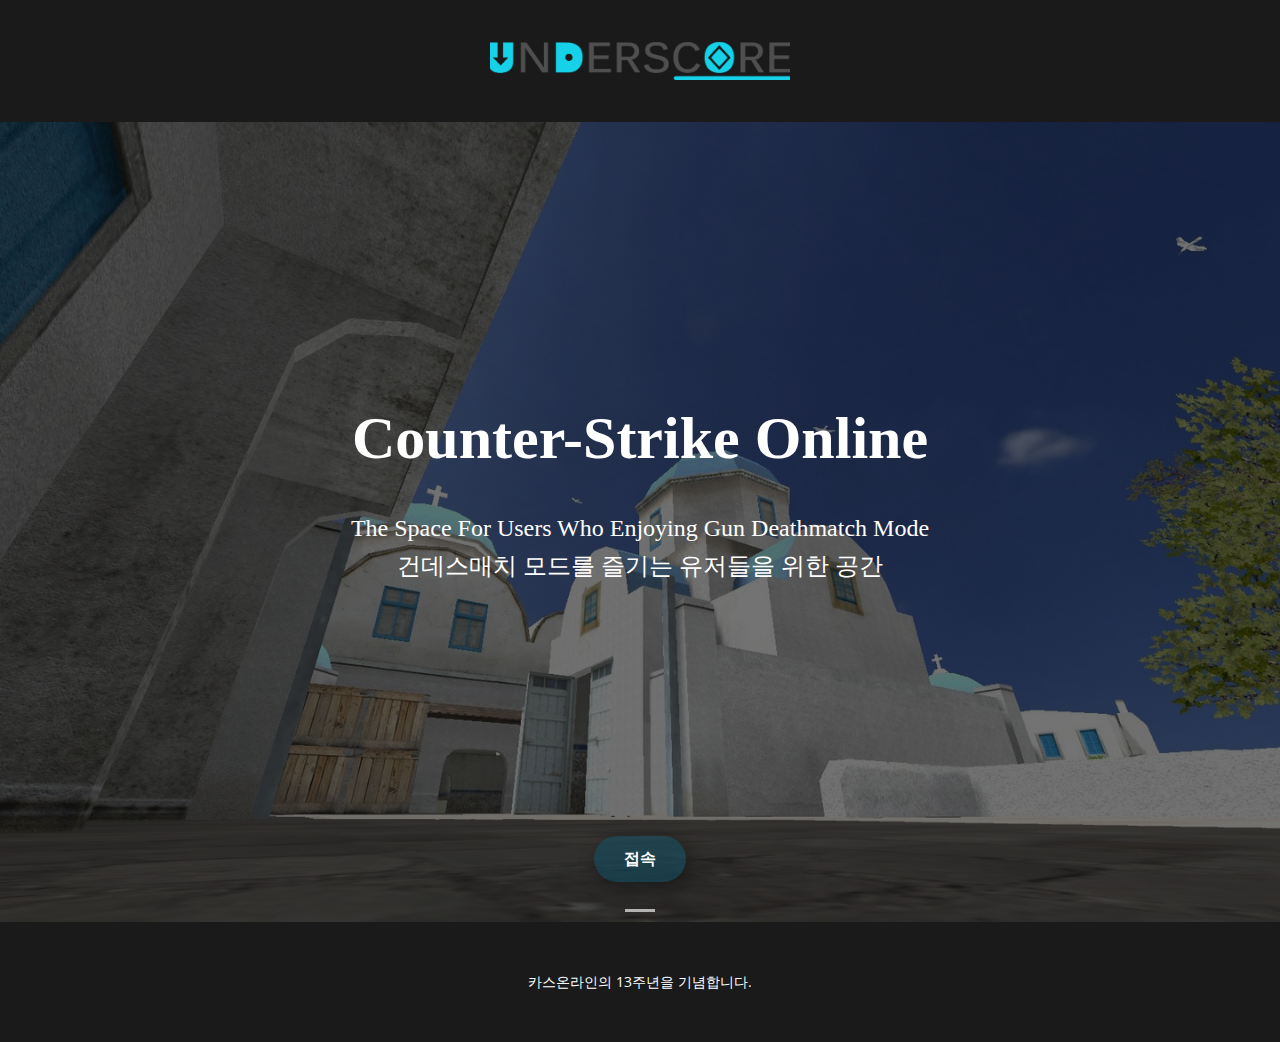
<file: index.html>
<!DOCTYPE html>
<html style="font-size: 16px;">
  <head>
    <meta name="viewport" content="width=device-width, initial-scale=1.0">
    <meta charset="utf-8">
    <meta name="keywords" content="">
    <meta name="description" content="">
    <meta name="page_type" content="np-template-header-footer-from-plugin">
    <title>카스온라인 건데스매치</title>
    <link rel="stylesheet" href="nicepage.css" media="screen">
<link rel="stylesheet" href="카스온라인-건데스매치.css" media="screen">
    <script class="u-script" type="text/javascript" src="jquery.js" defer=""></script>
    <script class="u-script" type="text/javascript" src="nicepage.js" defer=""></script>
    <meta name="generator" content="Nicepage 3.17.5, nicepage.com">
    
    
    <link id="u-theme-google-font" rel="stylesheet" href="https://fonts.googleapis.com/css?family=Roboto:100,100i,300,300i,400,400i,500,500i,700,700i,900,900i|Open+Sans:300,300i,400,400i,600,600i,700,700i,800,800i">
    
    
    <script type="application/ld+json">{
		"@context": "http://schema.org",
		"@type": "Organization",
		"name": "Site3"
}</script>
    <meta property="og:title" content="카스온라인 건데스매치">
    <meta property="og:type" content="website">
    <meta name="theme-color" content="#478ac9">
  </head>
  <body data-home-page="카스온라인-건데스매치.html" data-home-page-title="카스온라인 건데스매치" class="u-body"><header class="u-align-left u-clearfix u-grey-90 u-header u-header" id="sec-df4b"><div class="u-clearfix u-sheet u-valign-middle u-sheet-1">
        <img class="u-image u-image-default u-image-1" src="images/Underlog.png" alt="" data-image-width="696" data-image-height="87">
      </div></header>
    <section id="carousel_dca4" class="u-carousel u-slide u-block-8959-1" data-u-ride="carousel" data-interval="5000">
      <ol class="u-absolute-hcenter u-carousel-indicators u-block-8959-2">
        <li data-u-target="#carousel_dca4" data-u-slide-to="0" class="u-active u-grey-30"></li>
      </ol>
      <div class="u-carousel-inner" role="listbox">
        <div class="u-active u-align-center u-carousel-item u-clearfix u-image u-shading u-section-1-1" src="" data-image-width="1920" data-image-height="1080">
          <div class="u-clearfix u-sheet u-sheet-1">
            <h1 class="u-custom-font u-text u-title u-text-1">
              <span style="font-size: 3.75rem;">Counter-Strike Online </span>
              <br>
            </h1>
            <p class="u-custom-font u-large-text u-text u-text-variant u-text-2">The Space For Users Who Enjoying Gun Deathmatch Mode<br>건데스매치 모드를 즐기는 유저들을 위한 공간
            </p>
            <a href="목차.html" data-page-id="514411202" class="u-btn u-btn-round u-button-style u-custom-color-1 u-hidden-lg u-hidden-md u-hidden-sm u-hidden-xs u-hover-custom-color-4 u-radius-50 u-text-body-alt-color u-btn-1">접속</a>
          </div>
        </div>
      </div>
      <a class="u-absolute-vcenter u-carousel-control u-carousel-control-prev u-hidden u-icon-circle u-text-palette-1-base u-block-8959-3" href="#carousel_dca4" role="button" data-u-slide="prev">
        <span aria-hidden="true">
          <svg viewBox="0 0 477.175 477.175"><path d="M145.188,238.575l215.5-215.5c5.3-5.3,5.3-13.8,0-19.1s-13.8-5.3-19.1,0l-225.1,225.1c-5.3,5.3-5.3,13.8,0,19.1l225.1,225
                    c2.6,2.6,6.1,4,9.5,4s6.9-1.3,9.5-4c5.3-5.3,5.3-13.8,0-19.1L145.188,238.575z"></path></svg>
        </span>
        <span class="sr-only">Previous</span>
      </a>
      <a class="u-absolute-vcenter u-carousel-control u-carousel-control-next u-hidden u-icon-circle u-text-palette-1-base u-block-8959-4" href="#carousel_dca4" role="button" data-u-slide="next">
        <span aria-hidden="true">
          <svg viewBox="0 0 477.175 477.175"><path d="M360.731,229.075l-225.1-225.1c-5.3-5.3-13.8-5.3-19.1,0s-5.3,13.8,0,19.1l215.5,215.5l-215.5,215.5
                    c-5.3,5.3-5.3,13.8,0,19.1c2.6,2.6,6.1,4,9.5,4c3.4,0,6.9-1.3,9.5-4l225.1-225.1C365.931,242.875,365.931,234.275,360.731,229.075z"></path></svg>
        </span>
        <span class="sr-only">Next</span>
      </a>
    </section>
    
    
    <footer class="u-align-center u-clearfix u-footer u-grey-90 u-footer" id="sec-e49f"><div class="u-clearfix u-sheet u-valign-middle u-sheet-1">
        <p class="u-small-text u-text u-text-variant u-text-1">카스온라인의 13주년을 기념합니다.</p>
      </div></footer>
  </body>
</html>
</file>
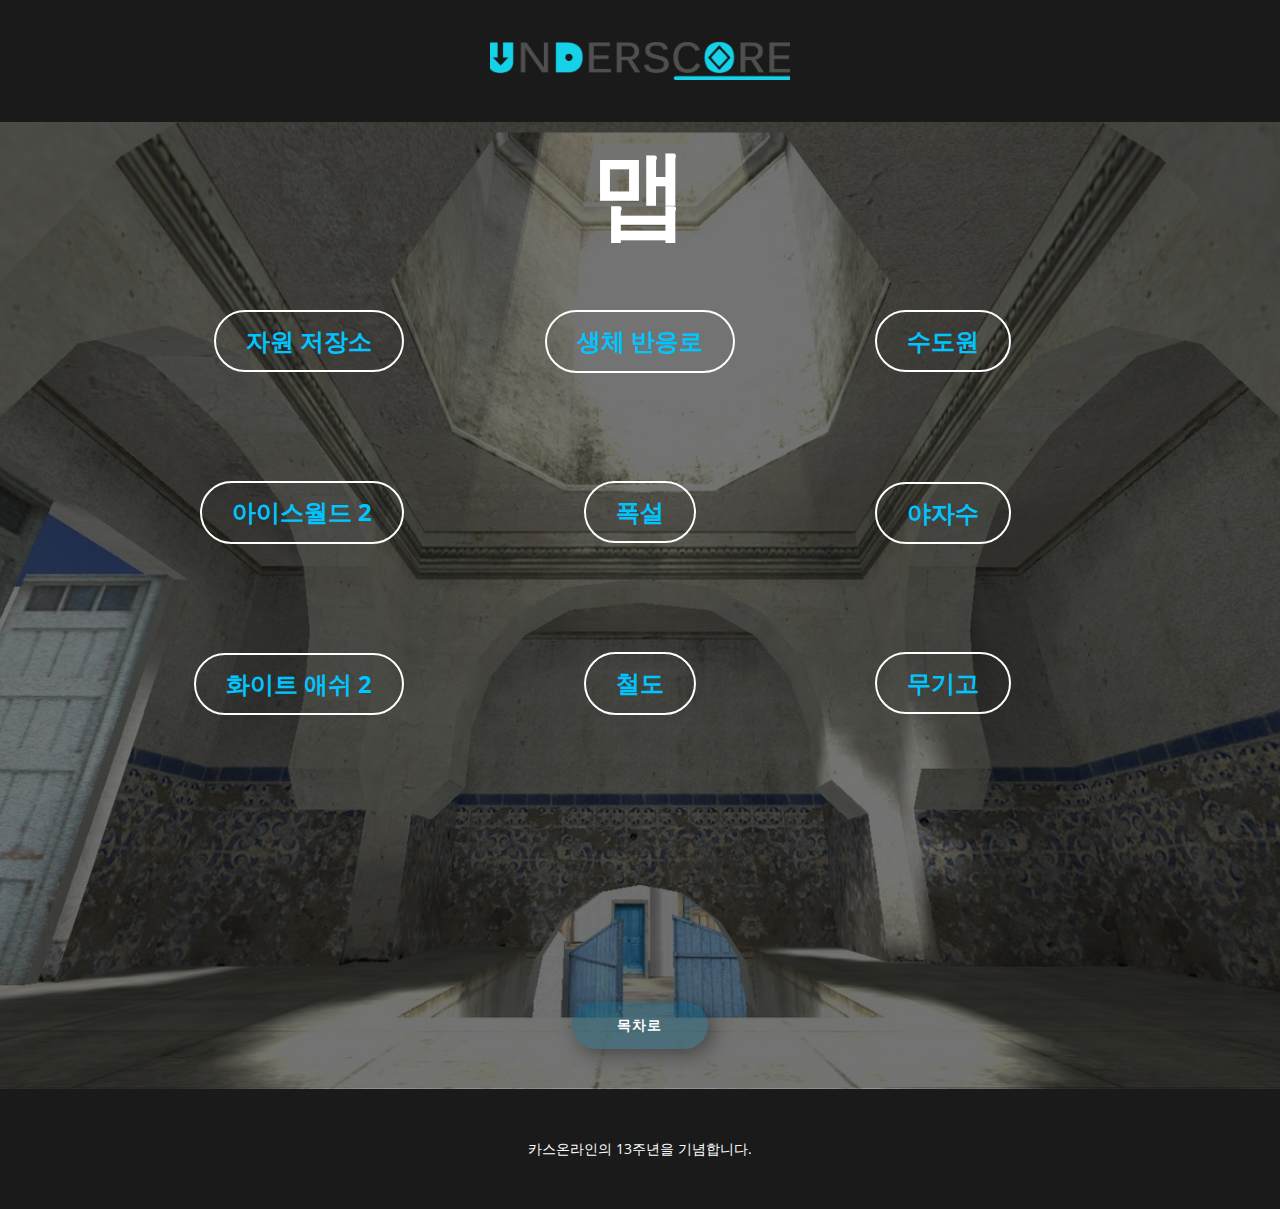
<file: 맵들.html>
<!DOCTYPE html>
<html style="font-size: 16px;">
  <head>
    <meta name="viewport" content="width=device-width, initial-scale=1.0">
    <meta charset="utf-8">
    <meta name="keywords" content="">
    <meta name="description" content="">
    <meta name="page_type" content="np-template-header-footer-from-plugin">
    <title>맵들</title>
    <link rel="stylesheet" href="nicepage.css" media="screen">
<link rel="stylesheet" href="맵들.css" media="screen">
    <script class="u-script" type="text/javascript" src="jquery.js" defer=""></script>
    <script class="u-script" type="text/javascript" src="nicepage.js" defer=""></script>
    <meta name="generator" content="Nicepage 3.17.5, nicepage.com">
    <link id="u-theme-google-font" rel="stylesheet" href="https://fonts.googleapis.com/css?family=Roboto:100,100i,300,300i,400,400i,500,500i,700,700i,900,900i|Open+Sans:300,300i,400,400i,600,600i,700,700i,800,800i">
    
    
    <script type="application/ld+json">{
		"@context": "http://schema.org",
		"@type": "Organization",
		"name": "Site3"
}</script>
    <meta property="og:title" content="맵들">
    <meta property="og:type" content="website">
    <meta name="theme-color" content="#478ac9">
  </head>
  <body class="u-body"><header class="u-align-left u-clearfix u-grey-90 u-header u-header" id="sec-df4b"><div class="u-clearfix u-sheet u-valign-middle u-sheet-1">
        <img class="u-image u-image-default u-image-1" src="images/Underlog.png" alt="" data-image-width="696" data-image-height="87">
      </div></header>
    <section class="u-align-center u-clearfix u-image u-shading u-section-1" src="" data-image-width="1600" data-image-height="900" id="sec-89f4">
      <div class="u-clearfix u-sheet u-sheet-1">
        <h1 class="u-text u-text-default u-title u-text-1">맵</h1>
        <a href="https://studio.csonline.nexon.com/Studio/View/01595244566063019001" class="u-border-2 u-border-hover-custom-color-10 u-border-white u-btn u-btn-round u-button-style u-none u-radius-50 u-text-custom-color-10 u-text-hover-white u-btn-1" title="스튜디오 페이지 바로가기" target="_blank">수도원</a>
        <a href="https://studio.csonline.nexon.com/Studio/View/01592840029902014001" class="u-border-2 u-border-hover-custom-color-10 u-border-white u-btn u-btn-round u-button-style u-none u-radius-50 u-text-custom-color-10 u-text-hover-white u-btn-2" title="스튜디오 페이지 바로가기" target="_blank">자원 저장소</a>
        <a href="https://studio.csonline.nexon.com/Studio/View/01593311348954016001" class="u-border-2 u-border-hover-custom-color-10 u-border-white u-btn u-btn-round u-button-style u-none u-radius-50 u-text-custom-color-10 u-text-hover-white u-btn-3" title="스튜디오 페이지 바로가기" target="_blank">생체 반응로</a>
        <a href="https://studio.csonline.nexon.com/Studio/View/01593947781801015001" class="u-border-2 u-border-hover-custom-color-10 u-border-white u-btn u-btn-round u-button-style u-none u-radius-50 u-text-custom-color-10 u-text-hover-white u-btn-4" title="스튜디오 페이지 바로가기" target="_blank">폭설</a>
        <a href="https://studio.csonline.nexon.com/Studio/View/01595233649612014001" class="u-border-2 u-border-hover-custom-color-10 u-border-white u-btn u-btn-round u-button-style u-none u-radius-50 u-text-custom-color-10 u-text-hover-white u-btn-5" title="스튜디오 페이지 바로가기" target="_blank">아이스월드 2</a>
        <a href="https://studio.csonline.nexon.com/Studio/View/01595661509091014001" class="u-border-2 u-border-hover-custom-color-10 u-border-white u-btn u-btn-round u-button-style u-none u-radius-50 u-text-custom-color-10 u-text-hover-white u-btn-6" title="스튜디오 페이지 바로가기" target="_blank">야자수</a>
        <a href="https://studio.csonline.nexon.com/Studio/View/01595154638447007001" class="u-border-2 u-border-hover-custom-color-10 u-border-white u-btn u-btn-round u-button-style u-none u-radius-50 u-text-custom-color-10 u-text-hover-white u-btn-7" title="스튜디오 페이지 바로가기" target="_blank">무기고</a>
        <a href="https://studio.csonline.nexon.com/Studio/View/01603009448673016001" class="u-border-2 u-border-hover-custom-color-10 u-border-white u-btn u-btn-round u-button-style u-none u-radius-50 u-text-custom-color-10 u-text-hover-white u-btn-8" title="스튜디오 페이지 바로가기" target="_blank">철도</a>
        <a href="https://studio.csonline.nexon.com/Studio/View/01597909954941019001" class="u-border-2 u-border-hover-custom-color-10 u-border-white u-btn u-btn-round u-button-style u-none u-radius-50 u-text-custom-color-10 u-text-hover-white u-btn-9" title="스튜디오 페이지 바로가기" target="_blank">화이트 애쉬 2</a>
        <a href="목차.html" data-page-id="514411202" class="u-btn u-btn-round u-button-style u-custom-color-1 u-hover-custom-color-4 u-radius-50 u-text-body-alt-color u-btn-10">목차로</a>
      </div>
    </section>
    
    
    <footer class="u-align-center u-clearfix u-footer u-grey-90 u-footer" id="sec-e49f"><div class="u-clearfix u-sheet u-valign-middle u-sheet-1">
        <p class="u-small-text u-text u-text-variant u-text-1">카스온라인의 13주년을 기념합니다.</p>
      </div></footer>
  </body>
</html>
</file>
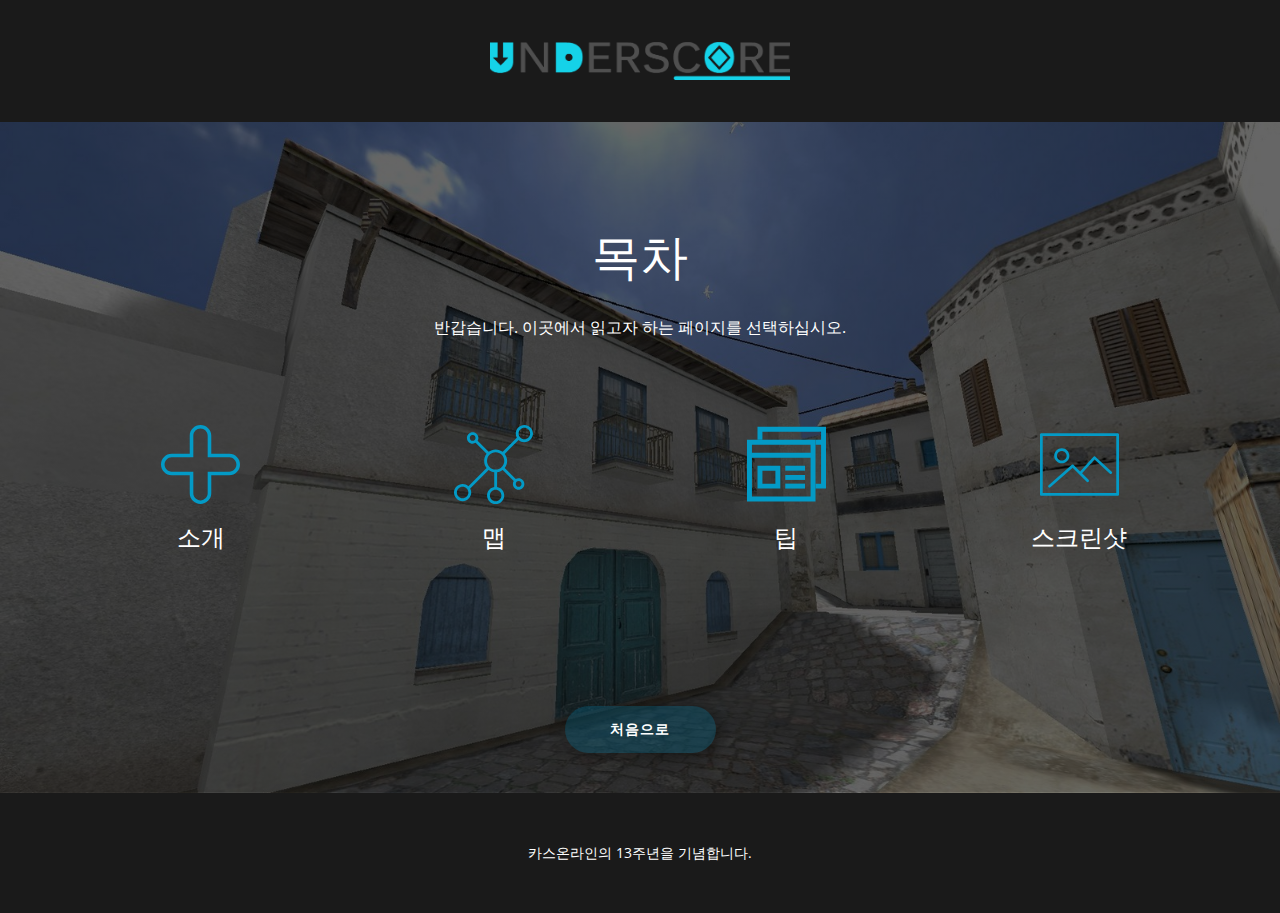
<file: 목차.html>
<!DOCTYPE html>
<html style="font-size: 16px;">
  <head>
    <meta name="viewport" content="width=device-width, initial-scale=1.0">
    <meta charset="utf-8">
    <meta name="keywords" content="">
    <meta name="description" content="">
    <meta name="page_type" content="np-template-header-footer-from-plugin">
    <title>목차</title>
    <link rel="stylesheet" href="nicepage.css" media="screen">
<link rel="stylesheet" href="목차.css" media="screen">
    <script class="u-script" type="text/javascript" src="jquery.js" defer=""></script>
    <script class="u-script" type="text/javascript" src="nicepage.js" defer=""></script>
    <meta name="generator" content="Nicepage 3.17.5, nicepage.com">
    <link id="u-theme-google-font" rel="stylesheet" href="https://fonts.googleapis.com/css?family=Roboto:100,100i,300,300i,400,400i,500,500i,700,700i,900,900i|Open+Sans:300,300i,400,400i,600,600i,700,700i,800,800i">
    
    
    <script type="application/ld+json">{
		"@context": "http://schema.org",
		"@type": "Organization",
		"name": "Site3"
}</script>
    <meta property="og:title" content="목차">
    <meta property="og:type" content="website">
    <meta name="theme-color" content="#478ac9">
  </head>
  <body class="u-body"><header class="u-align-left u-clearfix u-grey-90 u-header u-header" id="sec-df4b"><div class="u-clearfix u-sheet u-valign-middle u-sheet-1">
        <img class="u-image u-image-default u-image-1" src="images/Underlog.png" alt="" data-image-width="696" data-image-height="87">
      </div></header>
    <section class="u-align-center u-clearfix u-image u-shading u-section-1" src="" data-image-width="1600" data-image-height="900" id="sec-301e">
      <div class="u-clearfix u-sheet u-sheet-1">
        <h1 class="u-text u-text-1">목차</h1>
        <p class="u-text u-text-2">반갑습니다. 이곳에서 읽고자 하는 페이지를 선택하십시오.</p>
        <div class="u-expanded-width u-list u-list-1">
          <div class="u-repeater u-repeater-1">
            <div class="u-align-center u-container-style u-list-item u-repeater-item u-video-cover u-list-item-1">
              <div class="u-container-layout u-similar-container u-valign-middle u-container-layout-1"><span class="u-icon u-icon-circle u-text-custom-color-7 u-icon-1" data-href="소개.html" data-page-id="256510752"><svg class="u-svg-link" preserveAspectRatio="xMidYMin slice" viewBox="0 0 44 44" style=""><use xmlns:xlink="http://www.w3.org/1999/xlink" xlink:href="#svg-3444"></use></svg><svg class="u-svg-content" viewBox="0 0 44 44" x="0px" y="0px" id="svg-3444" style="enable-background:new 0 0 44 44;"><path d="M22,44c-3.309,0-6-2.665-6-5.941V28H5.941C2.665,28,0,25.309,0,22s2.665-6,5.941-6H16V5.941C16,2.665,18.691,0,22,0
	s6,2.665,6,5.941V16h10.059C41.335,16,44,18.691,44,22s-2.665,6-5.941,6H28v10.059C28,41.335,25.309,44,22,44z M5.941,18
	C3.805,18,2,19.832,2,22s1.805,4,3.941,4H18v12.059C18,40.195,19.832,42,22,42s4-1.805,4-3.941V26h12.059C40.195,26,42,24.168,42,22
	s-1.805-4-3.941-4H26V5.941C26,3.805,24.168,2,22,2s-4,1.805-4,3.941V18H5.941z"></path></svg>
            
            
          </span>
                <h4 class="u-align-center u-text u-text-3">소개</h4>
              </div>
            </div>
            <div class="u-align-center u-container-style u-list-item u-repeater-item u-video-cover u-list-item-2">
              <div class="u-container-layout u-similar-container u-valign-middle u-container-layout-2"><span class="u-icon u-icon-circle u-text-custom-color-7 u-icon-2" data-href="맵들.html" data-page-id="1555608167"><svg class="u-svg-link" preserveAspectRatio="xMidYMin slice" viewBox="0 0 55 55" style=""><use xmlns:xlink="http://www.w3.org/1999/xlink" xlink:href="#svg-6937"></use></svg><svg class="u-svg-content" viewBox="0 0 55 55" x="0px" y="0px" id="svg-6937" style="enable-background:new 0 0 55 55;"><path d="M49,0c-3.309,0-6,2.691-6,6c0,1.035,0.263,2.009,0.726,2.86l-9.829,9.829C32.542,17.634,30.846,17,29,17
	s-3.542,0.634-4.898,1.688l-7.669-7.669C16.785,10.424,17,9.74,17,9c0-2.206-1.794-4-4-4S9,6.794,9,9s1.794,4,4,4
	c0.74,0,1.424-0.215,2.019-0.567l7.669,7.669C21.634,21.458,21,23.154,21,25s0.634,3.542,1.688,4.897L10.024,42.562
	C8.958,41.595,7.549,41,6,41c-3.309,0-6,2.691-6,6s2.691,6,6,6s6-2.691,6-6c0-1.035-0.263-2.009-0.726-2.86l12.829-12.829
	c1.106,0.86,2.44,1.436,3.898,1.619v10.16c-2.833,0.478-5,2.942-5,5.91c0,3.309,2.691,6,6,6s6-2.691,6-6c0-2.967-2.167-5.431-5-5.91
	v-10.16c1.458-0.183,2.792-0.759,3.898-1.619l7.669,7.669C41.215,39.576,41,40.26,41,41c0,2.206,1.794,4,4,4s4-1.794,4-4
	s-1.794-4-4-4c-0.74,0-1.424,0.215-2.019,0.567l-7.669-7.669C36.366,28.542,37,26.846,37,25s-0.634-3.542-1.688-4.897l9.665-9.665
	C46.042,11.405,47.451,12,49,12c3.309,0,6-2.691,6-6S52.309,0,49,0z M11,9c0-1.103,0.897-2,2-2s2,0.897,2,2s-0.897,2-2,2
	S11,10.103,11,9z M6,51c-2.206,0-4-1.794-4-4s1.794-4,4-4s4,1.794,4,4S8.206,51,6,51z M33,49c0,2.206-1.794,4-4,4s-4-1.794-4-4
	s1.794-4,4-4S33,46.794,33,49z M29,31c-3.309,0-6-2.691-6-6s2.691-6,6-6s6,2.691,6,6S32.309,31,29,31z M47,41c0,1.103-0.897,2-2,2
	s-2-0.897-2-2s0.897-2,2-2S47,39.897,47,41z M49,10c-2.206,0-4-1.794-4-4s1.794-4,4-4s4,1.794,4,4S51.206,10,49,10z"></path></svg>
            
            
          </span>
                <h4 class="u-text u-text-4">맵</h4>
              </div>
            </div>
            <div class="u-align-center u-container-style u-list-item u-repeater-item u-video-cover u-list-item-3">
              <div class="u-container-layout u-similar-container u-valign-middle u-container-layout-3"><span class="u-icon u-icon-circle u-text-custom-color-7 u-icon-3" data-href="팁들.html" data-page-id="1490013603">
            <svg class="u-svg-link" preserveAspectRatio="xMidYMin slice" viewBox="0 0 128 128" style=""><use xmlns:xlink="http://www.w3.org/1999/xlink" xlink:href="#svg-4ebb"></use></svg>
            <svg class="u-svg-content" viewBox="0 0 128 128" id="svg-4ebb"><polygon points="128 3 17 3 17 24 25 24 25 11 120 11 120 24 111 24 111 32 120 32 120 95 111 95 111 103 128 103"></polygon><path d="m25 24h-25v100h111v-100h-86zm78 92h-95v-63h95v63zm0-71h-95v-13h95v13z"></path><path d="m46 74v21h-21v-21h21m8-8h-37v37h37v-37z"></path><rect x="62" y="66" width="32" height="8"></rect><rect x="62" y="81" width="32" height="8"></rect><rect x="62" y="95" width="32" height="8"></rect></svg>
          </span>
                <h4 class="u-text u-text-5">팁</h4>
              </div>
            </div>
            <div class="u-align-center u-container-style u-list-item u-repeater-item u-video-cover u-list-item-4">
              <div class="u-container-layout u-similar-container u-valign-middle u-container-layout-4"><span class="u-icon u-icon-circle u-text-custom-color-7 u-icon-4" data-href="스크린샷.html" data-page-id="567609513"><svg class="u-svg-link" preserveAspectRatio="xMidYMin slice" viewBox="0 0 58 58" style=""><use xmlns:xlink="http://www.w3.org/1999/xlink" xlink:href="#svg-6769"></use></svg><svg class="u-svg-content" viewBox="0 0 58 58" x="0px" y="0px" id="svg-6769" style="enable-background:new 0 0 58 58;"><g><path d="M57,6H1C0.448,6,0,6.447,0,7v44c0,0.553,0.448,1,1,1h56c0.552,0,1-0.447,1-1V7C58,6.447,57.552,6,57,6z M56,50H2V8h54V50z"></path><path d="M16,28.138c3.071,0,5.569-2.498,5.569-5.568C21.569,19.498,19.071,17,16,17s-5.569,2.498-5.569,5.569
		C10.431,25.64,12.929,28.138,16,28.138z M16,19c1.968,0,3.569,1.602,3.569,3.569S17.968,26.138,16,26.138s-3.569-1.601-3.569-3.568
		S14.032,19,16,19z"></path><path d="M7,46c0.234,0,0.47-0.082,0.66-0.249l16.313-14.362l10.302,10.301c0.391,0.391,1.023,0.391,1.414,0s0.391-1.023,0-1.414
		l-4.807-4.807l9.181-10.054l11.261,10.323c0.407,0.373,1.04,0.345,1.413-0.062c0.373-0.407,0.346-1.04-0.062-1.413l-12-11
		c-0.196-0.179-0.457-0.268-0.72-0.262c-0.265,0.012-0.515,0.129-0.694,0.325l-9.794,10.727l-4.743-4.743
		c-0.374-0.373-0.972-0.392-1.368-0.044L6.339,44.249c-0.415,0.365-0.455,0.997-0.09,1.412C6.447,45.886,6.723,46,7,46z"></path>
</g></svg>
            
            
          </span>
                <h4 class="u-text u-text-6">스크린샷</h4>
              </div>
            </div>
          </div>
        </div>
        <a href="카스온라인-건데스매치.html" data-page-id="936228476" class="u-btn u-btn-round u-button-style u-custom-color-1 u-hover-custom-color-4 u-radius-50 u-text-body-alt-color u-btn-1">처음으로</a>
      </div>
    </section>
    
    
    <footer class="u-align-center u-clearfix u-footer u-grey-90 u-footer" id="sec-e49f"><div class="u-clearfix u-sheet u-valign-middle u-sheet-1">
        <p class="u-small-text u-text u-text-variant u-text-1">카스온라인의 13주년을 기념합니다.</p>
      </div></footer>
  </body>
</html>
</file>
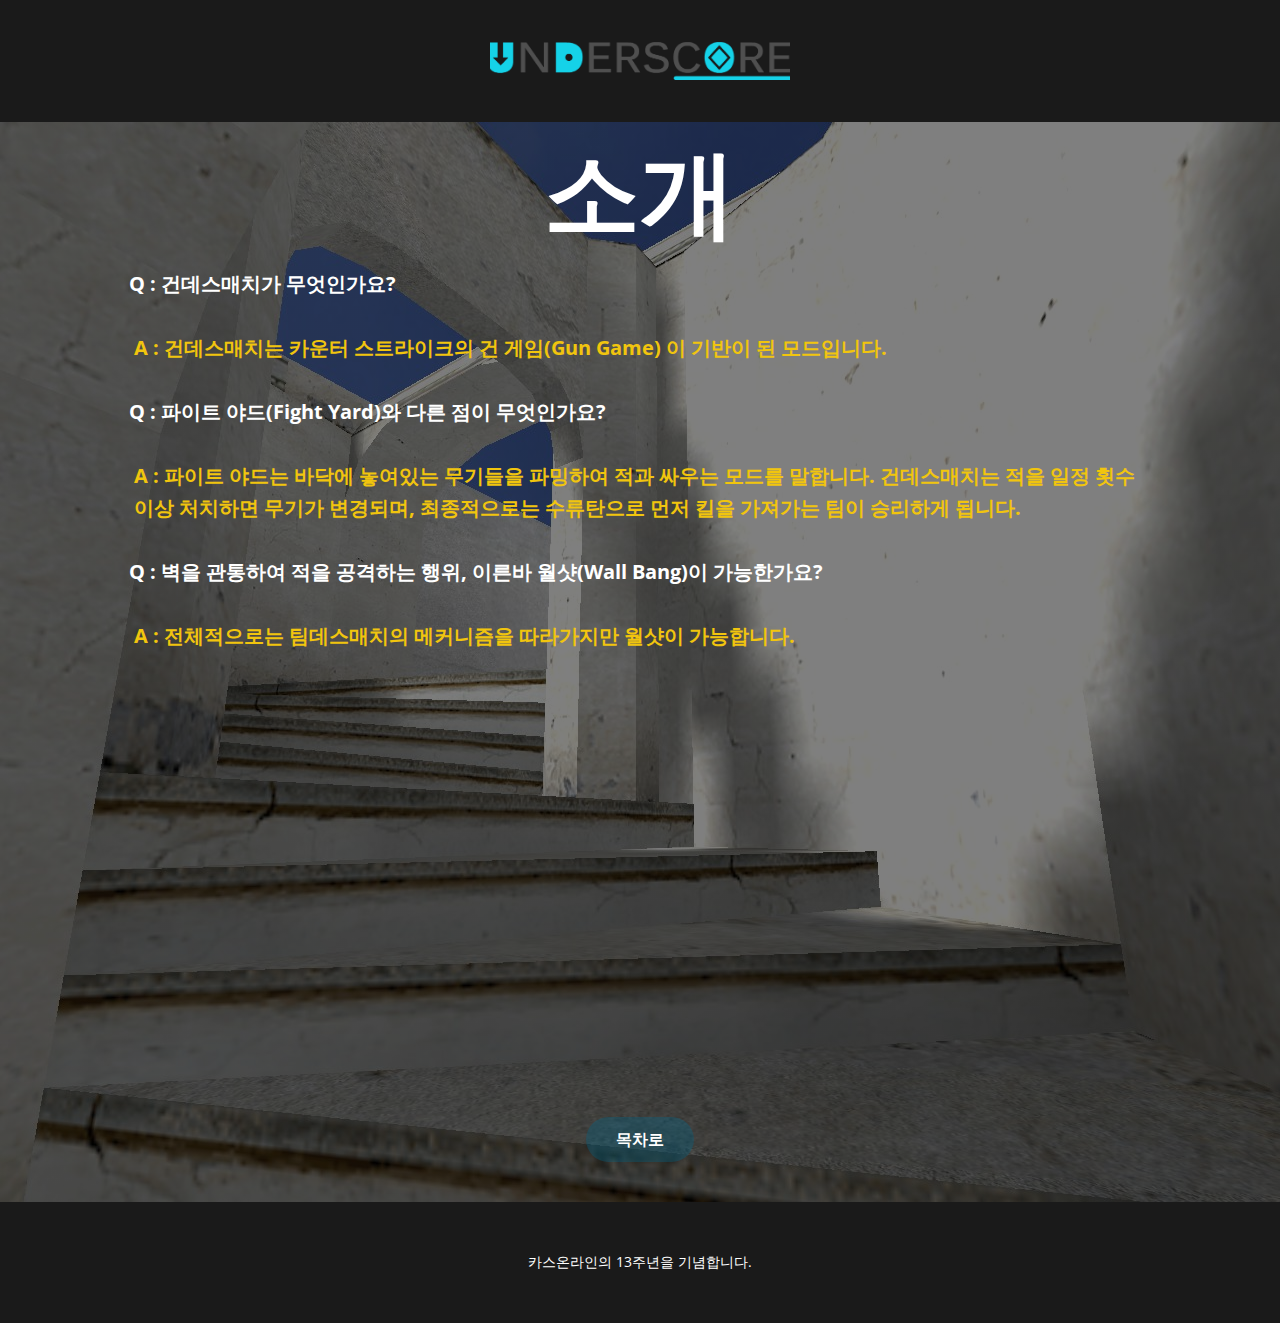
<file: 소개.html>
<!DOCTYPE html>
<html style="font-size: 16px;">
  <head>
    <meta name="viewport" content="width=device-width, initial-scale=1.0">
    <meta charset="utf-8">
    <meta name="keywords" content="">
    <meta name="description" content="">
    <meta name="page_type" content="np-template-header-footer-from-plugin">
    <title>소개</title>
    <link rel="stylesheet" href="nicepage.css" media="screen">
<link rel="stylesheet" href="소개.css" media="screen">
    <script class="u-script" type="text/javascript" src="jquery.js" defer=""></script>
    <script class="u-script" type="text/javascript" src="nicepage.js" defer=""></script>
    <meta name="generator" content="Nicepage 3.17.5, nicepage.com">
    <link id="u-theme-google-font" rel="stylesheet" href="https://fonts.googleapis.com/css?family=Roboto:100,100i,300,300i,400,400i,500,500i,700,700i,900,900i|Open+Sans:300,300i,400,400i,600,600i,700,700i,800,800i">
    
    
    <script type="application/ld+json">{
		"@context": "http://schema.org",
		"@type": "Organization",
		"name": "Site3"
}</script>
    <meta property="og:title" content="소개">
    <meta property="og:type" content="website">
    <meta name="theme-color" content="#478ac9">
  </head>
  <body class="u-body"><header class="u-align-left u-clearfix u-grey-90 u-header u-header" id="sec-df4b"><div class="u-clearfix u-sheet u-valign-middle u-sheet-1">
        <img class="u-image u-image-default u-image-1" src="images/Underlog.png" alt="" data-image-width="696" data-image-height="87">
      </div></header>
    <section class="u-align-left u-clearfix u-image u-shading u-section-1" src="" id="sec-302b" data-image-width="1920" data-image-height="1080">
      <div class="u-clearfix u-sheet u-sheet-1">
        <h1 class="u-align-center u-text u-title u-text-1">소개</h1>
        <p class="u-align-left u-large-text u-text u-text-variant u-text-2">Q : 건데스매치가 무엇인가요?<br>
          <br>&nbsp;<span class="u-text-palette-3-base">A : 건데스매치는 카운터 스트라이크의 건 게임(Gun Game) 이 기반이 된 모드입니다.</span>
          <br>
          <br>Q : 파이트 야드(Fight Yard)와 다른 점이 무엇인가요?<br>
          <br>&nbsp;<span class="u-text-palette-3-base">A : 파이트 야드는 바닥에 놓여있는 무기들을 파밍하여 적과 싸우는 모드를 말합니다. 건데스매치는 적을 일정 횟수&nbsp; &nbsp;이상 처치하면 무기가 변경되며, 최종적으로는 수류탄으로 먼저 킬을 가져가는 팀이 승리하게 됩니다.</span>
          <br>
          <br>Q : 벽을 관통하여 적을 공격하는 행위, 이른바 월샷(Wall Bang)이 가능한가요?<br>
          <br>&nbsp;<span class="u-text-palette-3-base">A : 전체적으로는 팀데스매치의 메커니즘을 따라가지만 월샷이 가능합니다.</span>
        </p>
        <a href="목차.html" data-page-id="514411202" class="u-btn u-btn-round u-button-style u-custom-color-1 u-hover-custom-color-4 u-radius-50 u-btn-1">목차로</a>
      </div>
    </section>
    
    
    <footer class="u-align-center u-clearfix u-footer u-grey-90 u-footer" id="sec-e49f"><div class="u-clearfix u-sheet u-valign-middle u-sheet-1">
        <p class="u-small-text u-text u-text-variant u-text-1">카스온라인의 13주년을 기념합니다.</p>
      </div></footer>
  </body>
</html>
</file>
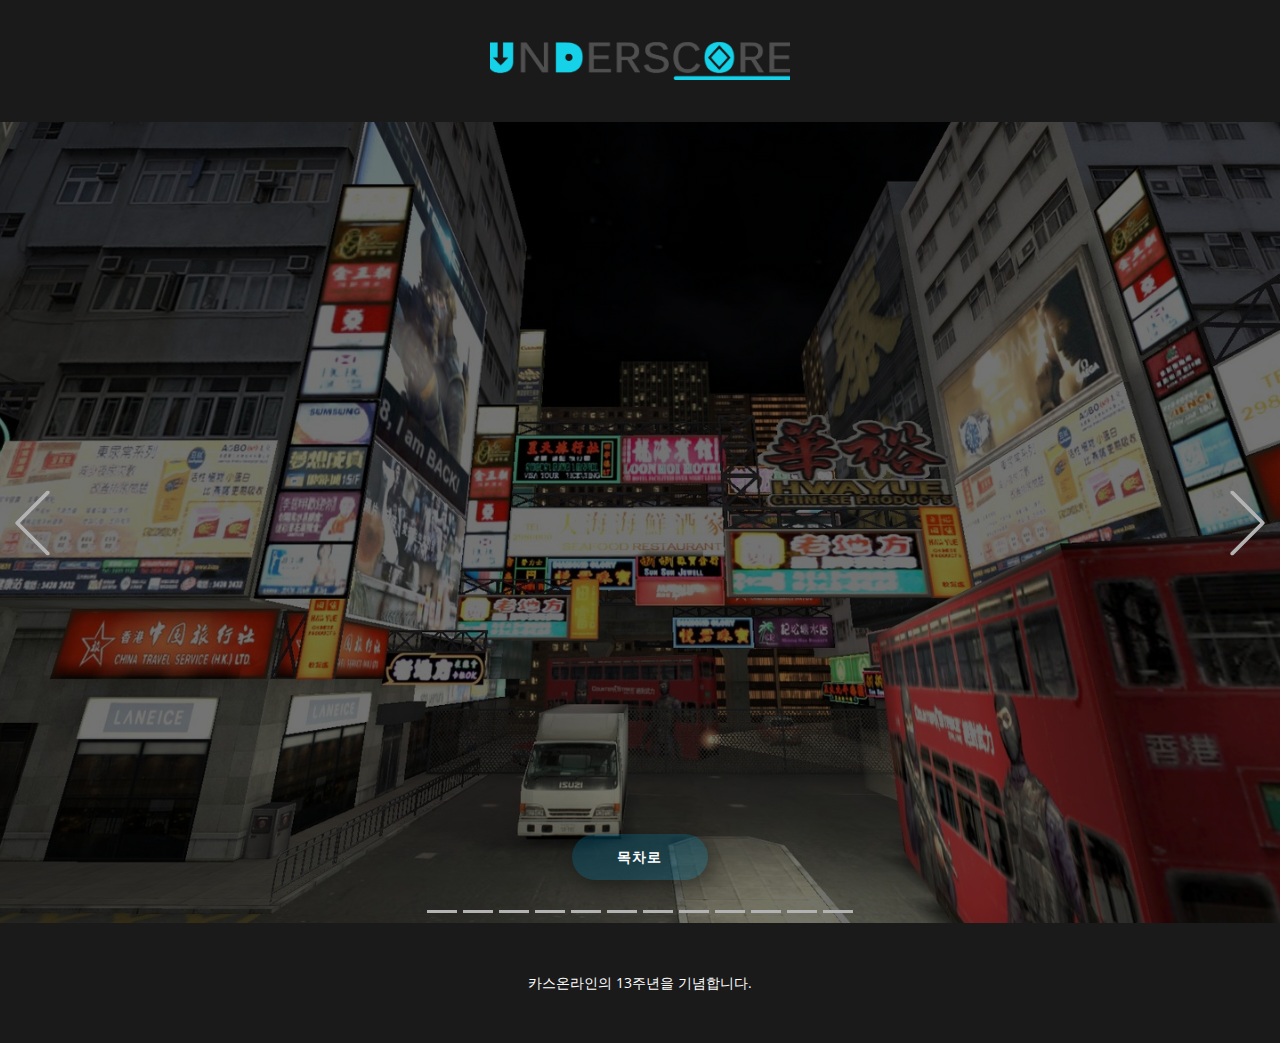
<file: 스크린샷.html>
<!DOCTYPE html>
<html style="font-size: 16px;">
  <head>
    <meta name="viewport" content="width=device-width, initial-scale=1.0">
    <meta charset="utf-8">
    <meta name="keywords" content="">
    <meta name="description" content="">
    <meta name="page_type" content="np-template-header-footer-from-plugin">
    <title>스크린샷</title>
    <link rel="stylesheet" href="nicepage.css" media="screen">
<link rel="stylesheet" href="스크린샷.css" media="screen">
    <script class="u-script" type="text/javascript" src="jquery.js" defer=""></script>
    <script class="u-script" type="text/javascript" src="nicepage.js" defer=""></script>
    <meta name="generator" content="Nicepage 3.17.5, nicepage.com">
    
    
    
    
    
    
    
    
    
    
    
    
    <link id="u-theme-google-font" rel="stylesheet" href="https://fonts.googleapis.com/css?family=Roboto:100,100i,300,300i,400,400i,500,500i,700,700i,900,900i|Open+Sans:300,300i,400,400i,600,600i,700,700i,800,800i">
    
    
    <script type="application/ld+json">{
		"@context": "http://schema.org",
		"@type": "Organization",
		"name": "Site3"
}</script>
    <meta property="og:title" content="스크린샷">
    <meta property="og:type" content="website">
    <meta name="theme-color" content="#478ac9">
  </head>
  <body class="u-body"><header class="u-align-left u-clearfix u-grey-90 u-header u-header" id="sec-df4b"><div class="u-clearfix u-sheet u-valign-middle u-sheet-1">
        <img class="u-image u-image-default u-image-1" src="images/Underlog.png" alt="" data-image-width="696" data-image-height="87">
      </div></header>
    <section id="carousel_1d85" class="u-carousel u-slide u-block-8124-1" data-u-ride="carousel" data-interval="5000">
      <ol class="u-absolute-hcenter u-carousel-indicators u-block-8124-2">
        <li data-u-target="#carousel_1d85" class="u-active u-grey-30" data-u-slide-to="0"></li>
        <li data-u-target="#carousel_1d85" class="u-grey-30" data-u-slide-to="1"></li>
        <li data-u-target="#carousel_1d85" class="u-grey-30" data-u-slide-to="2"></li>
        <li data-u-target="#carousel_1d85" class="u-grey-30" data-u-slide-to="3"></li>
        <li data-u-target="#carousel_1d85" class="u-grey-30" data-u-slide-to="4"></li>
        <li data-u-target="#carousel_1d85" class="u-grey-30" data-u-slide-to="5"></li>
        <li data-u-target="#carousel_1d85" class="u-grey-30" data-u-slide-to="6"></li>
        <li data-u-target="#carousel_1d85" class="u-grey-30" data-u-slide-to="7"></li>
        <li data-u-target="#carousel_1d85" class="u-grey-30" data-u-slide-to="8"></li>
        <li data-u-target="#carousel_1d85" class="u-grey-30" data-u-slide-to="9"></li>
        <li data-u-target="#carousel_1d85" class="u-grey-30" data-u-slide-to="10"></li>
        <li data-u-target="#carousel_1d85" class="u-grey-30" data-u-slide-to="11"></li>
      </ol>
      <div class="u-carousel-inner" role="listbox">
        <div class="u-active u-align-center u-carousel-item u-clearfix u-image u-shading u-section-1-1" src="" data-image-width="1600" data-image-height="900">
          <div class="u-clearfix u-sheet u-sheet-1">
            <a href="목차.html" data-page-id="514411202" class="u-btn u-btn-round u-button-style u-custom-color-1 u-hover-custom-color-4 u-radius-50 u-text-body-alt-color u-btn-1">목차로</a>
          </div>
        </div>
        <div class="u-align-center u-carousel-item u-clearfix u-image u-shading u-section-1-2" src="" data-image-width="1600" data-image-height="900">
          <div class="u-clearfix u-sheet u-sheet-1">
            <a href="목차.html" data-page-id="514411202" class="u-btn u-btn-round u-button-style u-custom-color-1 u-hover-custom-color-4 u-radius-50 u-text-body-alt-color u-btn-1">목차로</a>
          </div>
        </div>
        <div class="u-align-center u-carousel-item u-clearfix u-image u-shading u-section-1-3" src="" data-image-width="1600" data-image-height="900">
          <div class="u-clearfix u-sheet u-sheet-1">
            <a href="목차.html" data-page-id="514411202" class="u-btn u-btn-round u-button-style u-custom-color-1 u-hover-custom-color-4 u-radius-50 u-text-body-alt-color u-btn-1">목차로</a>
          </div>
        </div>
        <div class="u-align-center u-carousel-item u-clearfix u-image u-shading u-section-1-4" src="" data-image-width="1600" data-image-height="900">
          <div class="u-clearfix u-sheet u-sheet-1">
            <a href="목차.html" data-page-id="514411202" class="u-btn u-btn-round u-button-style u-custom-color-1 u-hover-custom-color-4 u-radius-50 u-text-body-alt-color u-btn-1">목차로</a>
          </div>
        </div>
        <div class="u-align-center u-carousel-item u-clearfix u-image u-shading u-section-1-5" src="" data-image-width="1600" data-image-height="900">
          <div class="u-clearfix u-sheet u-sheet-1">
            <a href="목차.html" data-page-id="514411202" class="u-btn u-btn-round u-button-style u-custom-color-1 u-hover-custom-color-4 u-radius-50 u-text-body-alt-color u-btn-1">목차로</a>
          </div>
        </div>
        <div class="u-align-center u-carousel-item u-clearfix u-image u-shading u-section-1-6" src="" data-image-width="1600" data-image-height="900">
          <div class="u-clearfix u-sheet u-sheet-1">
            <a href="목차.html" data-page-id="514411202" class="u-btn u-btn-round u-button-style u-custom-color-1 u-hover-custom-color-4 u-radius-50 u-text-body-alt-color u-btn-1">목차로</a>
          </div>
        </div>
        <div class="u-align-center u-carousel-item u-clearfix u-image u-shading u-section-1-7" src="" data-image-width="1600" data-image-height="900">
          <div class="u-clearfix u-sheet u-sheet-1">
            <a href="목차.html" data-page-id="514411202" class="u-btn u-btn-round u-button-style u-custom-color-1 u-hover-custom-color-4 u-radius-50 u-text-body-alt-color u-btn-1">목차로</a>
          </div>
        </div>
        <div class="u-align-center u-carousel-item u-clearfix u-image u-shading u-section-1-8" src="" data-image-width="1600" data-image-height="900">
          <div class="u-clearfix u-sheet u-sheet-1">
            <a href="목차.html" data-page-id="514411202" class="u-btn u-btn-round u-button-style u-custom-color-1 u-hover-custom-color-4 u-radius-50 u-text-body-alt-color u-btn-1">목차로</a>
          </div>
        </div>
        <div class="u-align-center u-carousel-item u-clearfix u-image u-shading u-section-1-9" src="" data-image-width="1600" data-image-height="900">
          <div class="u-clearfix u-sheet u-sheet-1">
            <a href="목차.html" data-page-id="514411202" class="u-btn u-btn-round u-button-style u-custom-color-1 u-hover-custom-color-4 u-radius-50 u-text-body-alt-color u-btn-1">목차로</a>
          </div>
        </div>
        <div class="u-align-center u-carousel-item u-clearfix u-image u-shading u-section-1-10" src="" data-image-width="1600" data-image-height="900">
          <div class="u-clearfix u-sheet u-sheet-1">
            <a href="목차.html" data-page-id="514411202" class="u-btn u-btn-round u-button-style u-custom-color-1 u-hover-custom-color-4 u-radius-50 u-text-body-alt-color u-btn-1">목차로</a>
          </div>
        </div>
        <div class="u-align-center u-carousel-item u-clearfix u-image u-shading u-section-1-11" src="" data-image-width="1600" data-image-height="900">
          <div class="u-clearfix u-sheet u-sheet-1">
            <a href="목차.html" data-page-id="514411202" class="u-btn u-btn-round u-button-style u-custom-color-1 u-hover-custom-color-4 u-radius-50 u-text-body-alt-color u-btn-1">목차로</a>
          </div>
        </div>
        <div class="u-align-center u-carousel-item u-clearfix u-image u-shading u-section-1-12" src="" data-image-width="1920" data-image-height="1080">
          <div class="u-clearfix u-sheet u-sheet-1">
            <a href="목차.html" data-page-id="514411202" class="u-btn u-btn-round u-button-style u-custom-color-1 u-hover-custom-color-4 u-radius-50 u-text-body-alt-color u-btn-1">목차로</a>
          </div>
        </div>
      </div>
      <a class="u-absolute-vcenter u-carousel-control u-carousel-control-prev u-text-grey-30 u-block-8124-3" href="#carousel_1d85" role="button" data-u-slide="prev">
        <span aria-hidden="true">
          <svg viewBox="0 0 477.175 477.175"><path d="M145.188,238.575l215.5-215.5c5.3-5.3,5.3-13.8,0-19.1s-13.8-5.3-19.1,0l-225.1,225.1c-5.3,5.3-5.3,13.8,0,19.1l225.1,225
                    c2.6,2.6,6.1,4,9.5,4s6.9-1.3,9.5-4c5.3-5.3,5.3-13.8,0-19.1L145.188,238.575z"></path></svg>
        </span>
        <span class="sr-only">Previous</span>
      </a>
      <a class="u-absolute-vcenter u-carousel-control u-carousel-control-next u-text-grey-30 u-block-8124-4" href="#carousel_1d85" role="button" data-u-slide="next">
        <span aria-hidden="true">
          <svg viewBox="0 0 477.175 477.175"><path d="M360.731,229.075l-225.1-225.1c-5.3-5.3-13.8-5.3-19.1,0s-5.3,13.8,0,19.1l215.5,215.5l-215.5,215.5
                    c-5.3,5.3-5.3,13.8,0,19.1c2.6,2.6,6.1,4,9.5,4c3.4,0,6.9-1.3,9.5-4l225.1-225.1C365.931,242.875,365.931,234.275,360.731,229.075z"></path></svg>
        </span>
        <span class="sr-only">Next</span>
      </a>
    </section>
    
    
    <footer class="u-align-center u-clearfix u-footer u-grey-90 u-footer" id="sec-e49f"><div class="u-clearfix u-sheet u-valign-middle u-sheet-1">
        <p class="u-small-text u-text u-text-variant u-text-1">카스온라인의 13주년을 기념합니다.</p>
      </div></footer>
  </body>
</html>
</file>
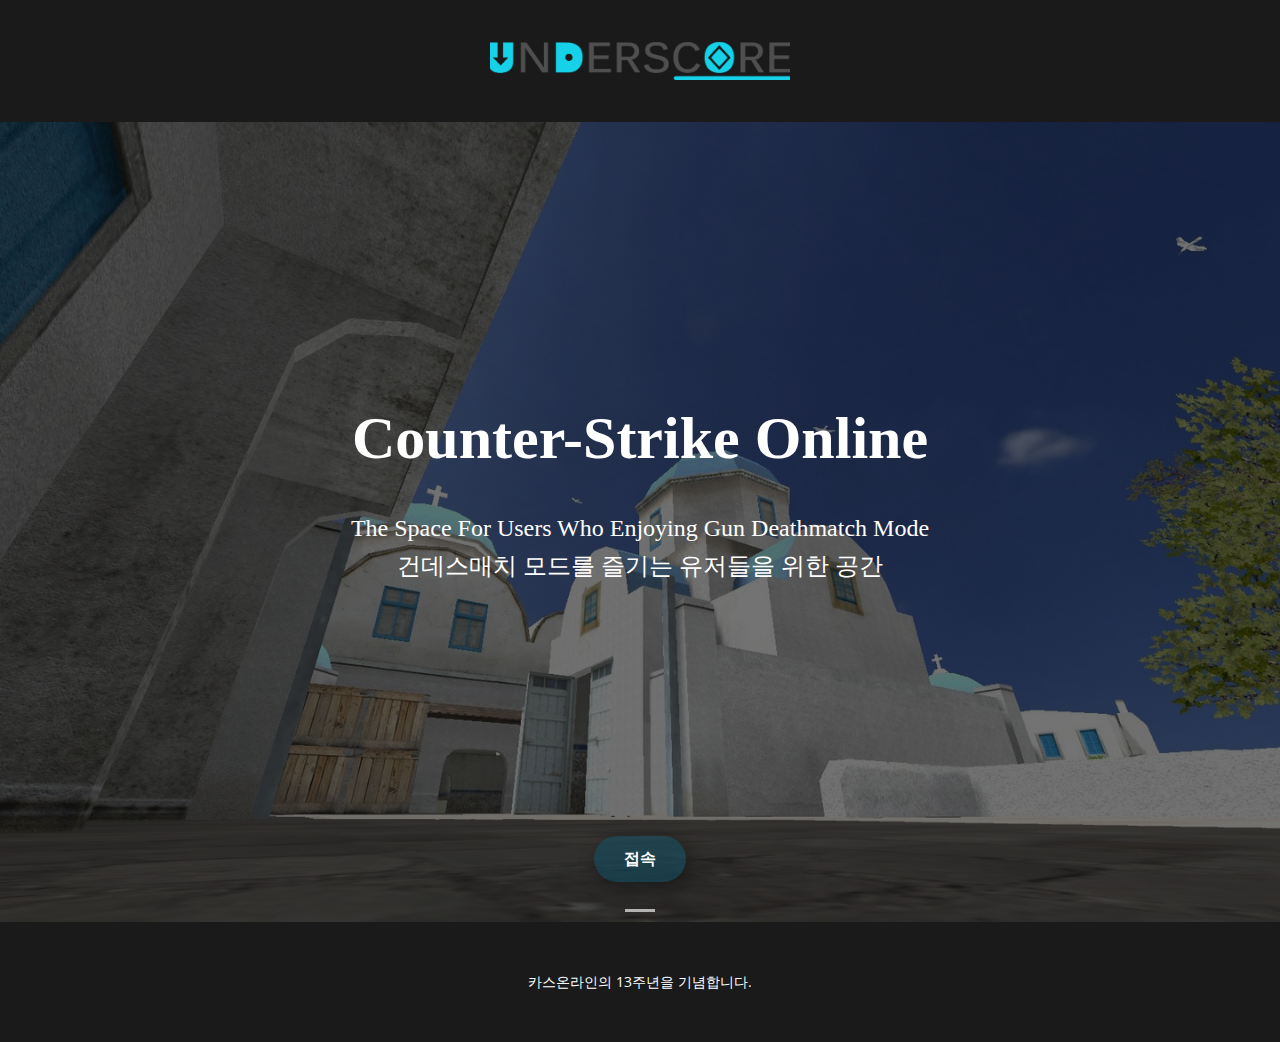
<file: 카스온라인-건데스매치.html>
<!DOCTYPE html>
<html style="font-size: 16px;">
  <head>
    <meta name="viewport" content="width=device-width, initial-scale=1.0">
    <meta charset="utf-8">
    <meta name="keywords" content="">
    <meta name="description" content="">
    <meta name="page_type" content="np-template-header-footer-from-plugin">
    <title>카스온라인 건데스매치</title>
    <link rel="stylesheet" href="nicepage.css" media="screen">
<link rel="stylesheet" href="카스온라인-건데스매치.css" media="screen">
    <script class="u-script" type="text/javascript" src="jquery.js" defer=""></script>
    <script class="u-script" type="text/javascript" src="nicepage.js" defer=""></script>
    <meta name="generator" content="Nicepage 3.17.5, nicepage.com">
    
    
    <link id="u-theme-google-font" rel="stylesheet" href="https://fonts.googleapis.com/css?family=Roboto:100,100i,300,300i,400,400i,500,500i,700,700i,900,900i|Open+Sans:300,300i,400,400i,600,600i,700,700i,800,800i">
    
    
    <script type="application/ld+json">{
		"@context": "http://schema.org",
		"@type": "Organization",
		"name": "Site3"
}</script>
    <meta property="og:title" content="카스온라인 건데스매치">
    <meta property="og:type" content="website">
    <meta name="theme-color" content="#478ac9">
  </head>
  <body class="u-body"><header class="u-align-left u-clearfix u-grey-90 u-header u-header" id="sec-df4b"><div class="u-clearfix u-sheet u-valign-middle u-sheet-1">
        <img class="u-image u-image-default u-image-1" src="images/Underlog.png" alt="" data-image-width="696" data-image-height="87">
      </div></header>
    <section id="carousel_dca4" class="u-carousel u-slide u-block-8959-1" data-u-ride="carousel" data-interval="5000">
      <ol class="u-absolute-hcenter u-carousel-indicators u-block-8959-2">
        <li data-u-target="#carousel_dca4" data-u-slide-to="0" class="u-active u-grey-30"></li>
      </ol>
      <div class="u-carousel-inner" role="listbox">
        <div class="u-active u-align-center u-carousel-item u-clearfix u-image u-shading u-section-1-1" src="" data-image-width="1920" data-image-height="1080">
          <div class="u-clearfix u-sheet u-sheet-1">
            <h1 class="u-custom-font u-text u-title u-text-1">
              <span style="font-size: 3.75rem;">Counter-Strike Online </span>
              <br>
            </h1>
            <p class="u-custom-font u-large-text u-text u-text-variant u-text-2">The Space For Users Who Enjoying Gun Deathmatch Mode<br>건데스매치 모드를 즐기는 유저들을 위한 공간
            </p>
            <a href="목차.html" data-page-id="514411202" class="u-btn u-btn-round u-button-style u-custom-color-1 u-hidden-lg u-hidden-md u-hidden-sm u-hidden-xs u-hover-custom-color-4 u-radius-50 u-text-body-alt-color u-btn-1">접속</a>
          </div>
        </div>
      </div>
      <a class="u-absolute-vcenter u-carousel-control u-carousel-control-prev u-hidden u-icon-circle u-text-palette-1-base u-block-8959-3" href="#carousel_dca4" role="button" data-u-slide="prev">
        <span aria-hidden="true">
          <svg viewBox="0 0 477.175 477.175"><path d="M145.188,238.575l215.5-215.5c5.3-5.3,5.3-13.8,0-19.1s-13.8-5.3-19.1,0l-225.1,225.1c-5.3,5.3-5.3,13.8,0,19.1l225.1,225
                    c2.6,2.6,6.1,4,9.5,4s6.9-1.3,9.5-4c5.3-5.3,5.3-13.8,0-19.1L145.188,238.575z"></path></svg>
        </span>
        <span class="sr-only">Previous</span>
      </a>
      <a class="u-absolute-vcenter u-carousel-control u-carousel-control-next u-hidden u-icon-circle u-text-palette-1-base u-block-8959-4" href="#carousel_dca4" role="button" data-u-slide="next">
        <span aria-hidden="true">
          <svg viewBox="0 0 477.175 477.175"><path d="M360.731,229.075l-225.1-225.1c-5.3-5.3-13.8-5.3-19.1,0s-5.3,13.8,0,19.1l215.5,215.5l-215.5,215.5
                    c-5.3,5.3-5.3,13.8,0,19.1c2.6,2.6,6.1,4,9.5,4c3.4,0,6.9-1.3,9.5-4l225.1-225.1C365.931,242.875,365.931,234.275,360.731,229.075z"></path></svg>
        </span>
        <span class="sr-only">Next</span>
      </a>
    </section>
    
    
    <footer class="u-align-center u-clearfix u-footer u-grey-90 u-footer" id="sec-e49f"><div class="u-clearfix u-sheet u-valign-middle u-sheet-1">
        <p class="u-small-text u-text u-text-variant u-text-1">카스온라인의 13주년을 기념합니다.</p>
      </div></footer>
  </body>
</html>
</file>
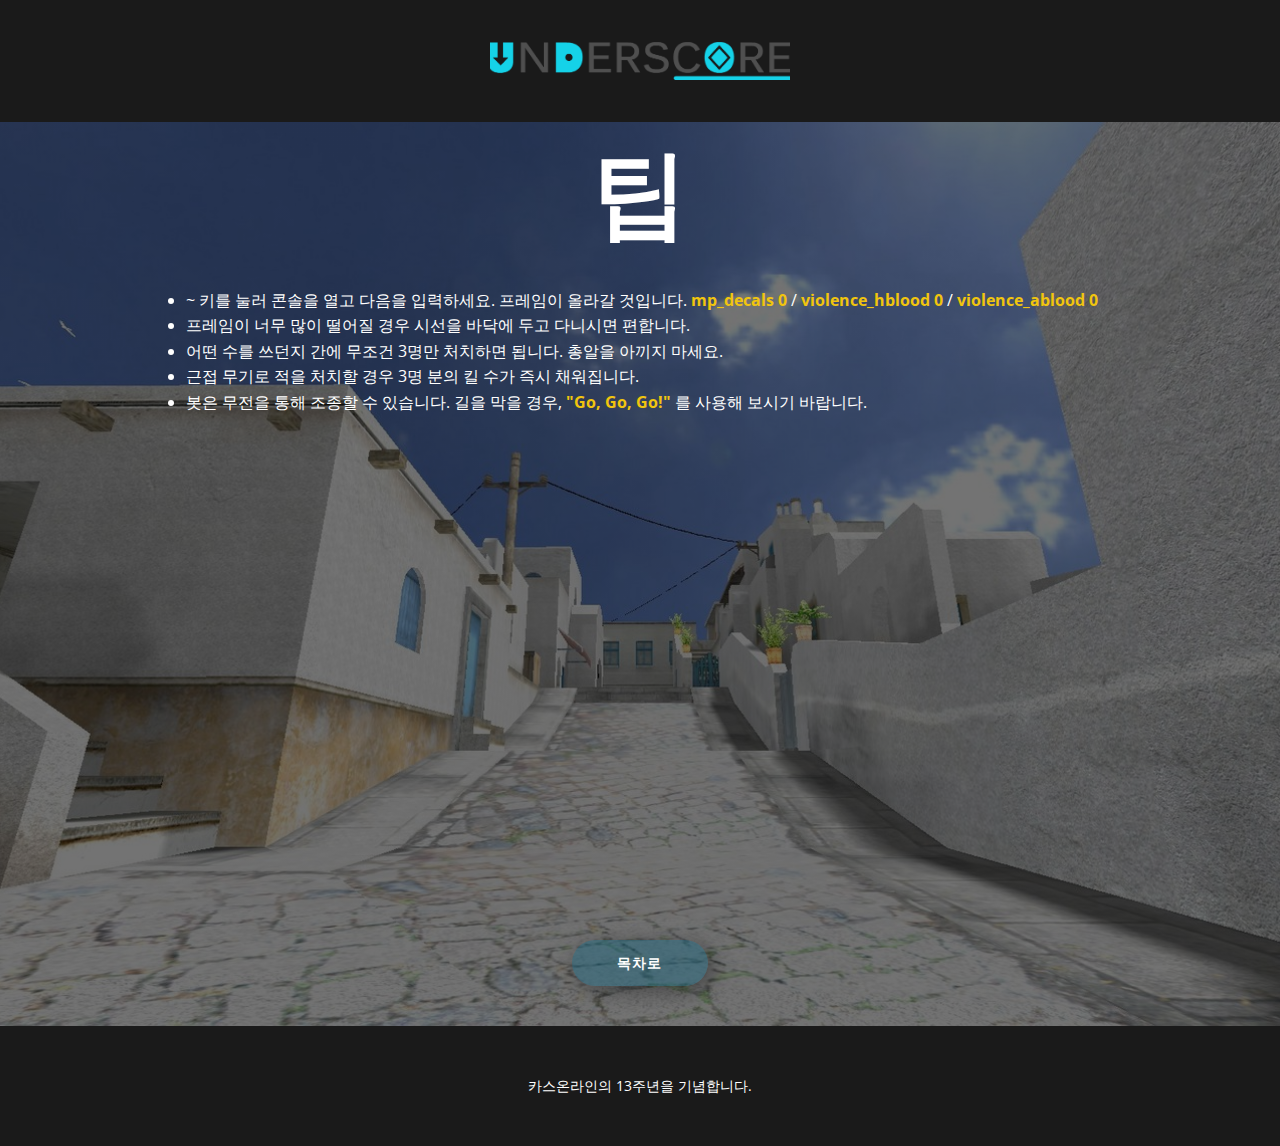
<file: 팁들.html>
<!DOCTYPE html>
<html style="font-size: 16px;">
  <head>
    <meta name="viewport" content="width=device-width, initial-scale=1.0">
    <meta charset="utf-8">
    <meta name="keywords" content="">
    <meta name="description" content="">
    <meta name="page_type" content="np-template-header-footer-from-plugin">
    <title>팁들</title>
    <link rel="stylesheet" href="nicepage.css" media="screen">
<link rel="stylesheet" href="팁들.css" media="screen">
    <script class="u-script" type="text/javascript" src="jquery.js" defer=""></script>
    <script class="u-script" type="text/javascript" src="nicepage.js" defer=""></script>
    <meta name="generator" content="Nicepage 3.17.5, nicepage.com">
    <link id="u-theme-google-font" rel="stylesheet" href="https://fonts.googleapis.com/css?family=Roboto:100,100i,300,300i,400,400i,500,500i,700,700i,900,900i|Open+Sans:300,300i,400,400i,600,600i,700,700i,800,800i">
    
    
    <script type="application/ld+json">{
		"@context": "http://schema.org",
		"@type": "Organization",
		"name": "Site3"
}</script>
    <meta property="og:title" content="팁들">
    <meta property="og:type" content="website">
    <meta name="theme-color" content="#478ac9">
  </head>
  <body class="u-body"><header class="u-align-left u-clearfix u-grey-90 u-header u-header" id="sec-df4b"><div class="u-clearfix u-sheet u-valign-middle u-sheet-1">
        <img class="u-image u-image-default u-image-1" src="images/Underlog.png" alt="" data-image-width="696" data-image-height="87">
      </div></header>
    <section class="u-align-center u-clearfix u-image u-shading u-section-1" src="" data-image-width="1600" data-image-height="900" id="sec-8753">
      <div class="u-clearfix u-sheet u-sheet-1">
        <h1 class="u-text u-text-default u-title u-text-1">팁</h1>
        <ul class="u-align-left u-large-text u-text u-text-variant u-text-2">
          <li>~ 키를 눌러 콘솔을 열고 다음을 입력하세요. 프레임이 올라갈 것입니다. <span style="font-weight: 700;" class="u-text-palette-3-base">mp_decals 0</span>&nbsp;/ <span style="font-weight: 700;" class="u-text-palette-3-base">violence_hblood 0</span>&nbsp;/ <span style="font-weight: 700;" class="u-text-palette-3-base">violence_ablood 0</span>
          </li>
          <li>
            <span style="font-weight: 400;">프레임이 너무 많이 떨어질 경우 시선을 바닥에 두고 다니시면 편합니다. </span>
            <span style="font-weight: 700;" class="u-text-palette-3-base">
              <br>
            </span>
          </li>
          <li>
            <span style="font-weight: 400;">어떤 수를 쓰던지 간에 무조건 3명만 처치하면 됩니다. 총알을 아끼지 마세요.</span>
          </li>
          <li>
            <span style="font-weight: 400;">근접 무기로 적을 처치할 경우 3명 분의 킬 수가 즉시 채워집니다.</span>
          </li>
          <li>
            <span style="font-weight: 400;">봇은 무전을 통해 조종할 수 있습니다. 길을 막을 경우, <span style="font-weight: 700;" class="u-text-palette-3-base">"Go, Go, Go!"</span> 를 사용해 보시기 바랍니다.
            </span>
          </li>
        </ul>
        <a href="목차.html" data-page-id="514411202" class="u-btn u-btn-round u-button-style u-custom-color-1 u-hover-custom-color-4 u-radius-50 u-text-body-alt-color u-btn-1">목차로</a>
      </div>
    </section>
    
    
    <footer class="u-align-center u-clearfix u-footer u-grey-90 u-footer" id="sec-e49f"><div class="u-clearfix u-sheet u-valign-middle u-sheet-1">
        <p class="u-small-text u-text u-text-variant u-text-1">카스온라인의 13주년을 기념합니다.</p>
      </div></footer>
  </body>
</html>
</file>
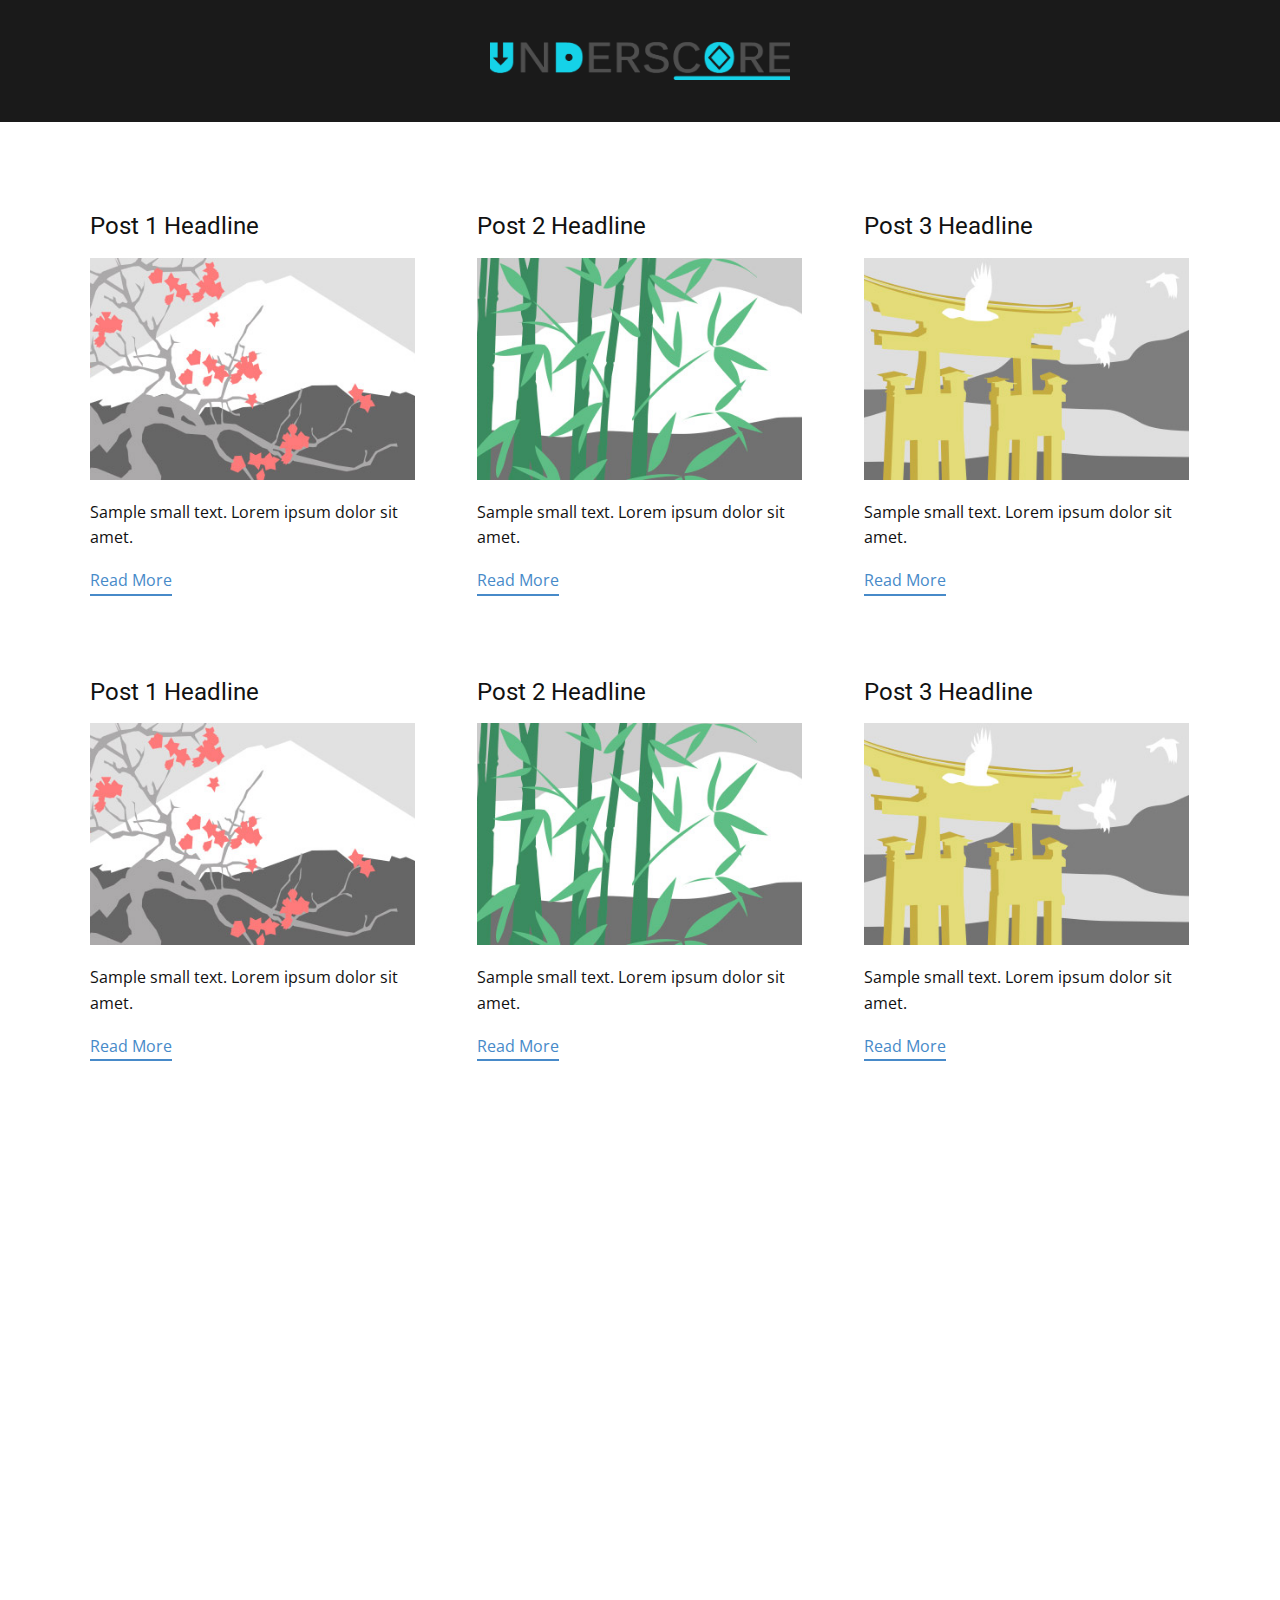
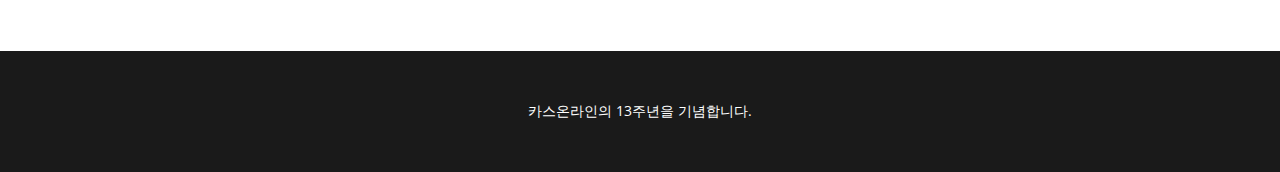
<file: blog/blog.html>
<html style="font-size: 16px;"><head>
    <meta name="viewport" content="width=device-width, initial-scale=1.0">
    <meta charset="utf-8">
    <meta name="keywords" content="">
    <meta name="description" content="">
    <meta name="page_type" content="np-template-header-footer-from-plugin">
    <title>Blog Template</title>
    <link rel="stylesheet" href="../nicepage.css" media="screen">
<link rel="stylesheet" href="../Blog-Template.css" media="screen">
    <script class="u-script" type="text/javascript" src="../jquery.js" defer=""></script>
    <script class="u-script" type="text/javascript" src="../nicepage.js" defer=""></script>
    <meta name="generator" content="Nicepage 3.17.5, nicepage.com">
    <link id="u-theme-google-font" rel="stylesheet" href="https://fonts.googleapis.com/css?family=Roboto:100,100i,300,300i,400,400i,500,500i,700,700i,900,900i|Open+Sans:300,300i,400,400i,600,600i,700,700i,800,800i">
    
    
    
    <script type="application/ld+json">{
		"@context": "http://schema.org",
		"@type": "Organization",
		"name": "Site3"
}</script>
    <meta property="og:title" content="Blog Template">
    <meta property="og:type" content="website">
    <meta name="theme-color" content="#478ac9">
  </head>
  <body class="u-body"><header class="u-align-left u-clearfix u-grey-90 u-header u-header" id="sec-df4b"><div class="u-clearfix u-sheet u-valign-middle u-sheet-1">
        <img class="u-image u-image-default u-image-1" src="../images/Underlog.png" alt="" data-image-width="696" data-image-height="87">
      </div></header>
    <section class="u-clearfix u-section-1" id="sec-b789">
      <div class="u-clearfix u-sheet u-valign-middle u-sheet-1"><!--blog--><!--blog_options_json--><!--{"type":"Recent","source":"","tags":"","count":""}--><!--/blog_options_json-->
        <div class="u-blog u-expanded-width u-repeater u-repeater-1"><!--blog_post-->
          <div class="u-blog-post u-container-style u-repeater-item u-white u-repeater-item-1">
            <div class="u-container-layout u-similar-container u-valign-top u-container-layout-1"><!--blog_post_header-->
              <h4 class="u-blog-control u-text u-text-1">
                <a class="u-post-header-link" href="../blog/post.html"><!--blog_post_header_content-->Post 1 Headline<!--/blog_post_header_content--></a>
              </h4><!--/blog_post_header--><!--blog_post_image-->
              <a class="u-post-header-link" href="../blog/post.html"><img alt="" class="u-blog-control u-expanded-width u-image u-image-default u-image-1" src="[data-uri]"></a><!--/blog_post_image--><!--blog_post_content-->
              <div class="u-blog-control u-post-content u-text u-text-2 fr-view">Sample small text. Lorem ipsum dolor sit amet.</div><!--/blog_post_content--><!--blog_post_readmore-->
              <a href="../blog/post.html" class="u-blog-control u-border-2 u-border-palette-1-base u-btn u-btn-rectangle u-button-style u-none u-btn-1"><!--blog_post_readmore_content-->Read More<!--/blog_post_readmore_content--></a><!--/blog_post_readmore-->
            </div>
          </div><div class="u-blog-post u-container-style u-repeater-item u-video-cover u-white">
            <div class="u-container-layout u-similar-container u-valign-top u-container-layout-2"><!--blog_post_header-->
              <h4 class="u-blog-control u-text u-text-3">
                <a class="u-post-header-link" href="../blog/post-1.html"><!--blog_post_header_content-->Post 2 Headline<!--/blog_post_header_content--></a>
              </h4><!--/blog_post_header--><!--blog_post_image-->
              <a class="u-post-header-link" href="../blog/post-1.html"><img alt="" class="u-blog-control u-expanded-width u-image u-image-default u-image-2" src="[data-uri]"></a><!--/blog_post_image--><!--blog_post_content-->
              <div class="u-blog-control u-post-content u-text u-text-4 fr-view">Sample small text. Lorem ipsum dolor sit amet.</div><!--/blog_post_content--><!--blog_post_readmore-->
              <a href="../blog/post-1.html" class="u-blog-control u-border-2 u-border-palette-1-base u-btn u-btn-rectangle u-button-style u-none u-btn-2"><!--blog_post_readmore_content-->Read More<!--/blog_post_readmore_content--></a><!--/blog_post_readmore-->
            </div>
          </div><div class="u-blog-post u-container-style u-repeater-item u-video-cover u-white">
            <div class="u-container-layout u-similar-container u-valign-top u-container-layout-3"><!--blog_post_header-->
              <h4 class="u-blog-control u-text u-text-5">
                <a class="u-post-header-link" href="../blog/post-2.html"><!--blog_post_header_content-->Post 3 Headline<!--/blog_post_header_content--></a>
              </h4><!--/blog_post_header--><!--blog_post_image-->
              <a class="u-post-header-link" href="../blog/post-2.html"><img alt="" class="u-blog-control u-expanded-width u-image u-image-default u-image-3" src="[data-uri]"></a><!--/blog_post_image--><!--blog_post_content-->
              <div class="u-blog-control u-post-content u-text u-text-6 fr-view">Sample small text. Lorem ipsum dolor sit amet.</div><!--/blog_post_content--><!--blog_post_readmore-->
              <a href="../blog/post-2.html" class="u-blog-control u-border-2 u-border-palette-1-base u-btn u-btn-rectangle u-button-style u-none u-btn-3"><!--blog_post_readmore_content-->Read More<!--/blog_post_readmore_content--></a><!--/blog_post_readmore-->
            </div>
          </div><div class="u-blog-post u-container-style u-repeater-item u-white u-repeater-item-1">
            <div class="u-container-layout u-similar-container u-valign-top u-container-layout-1"><!--blog_post_header-->
              <h4 class="u-blog-control u-text u-text-1">
                <a class="u-post-header-link" href="../blog/post-3.html"><!--blog_post_header_content-->Post 1 Headline<!--/blog_post_header_content--></a>
              </h4><!--/blog_post_header--><!--blog_post_image-->
              <a class="u-post-header-link" href="../blog/post-3.html"><img alt="" class="u-blog-control u-expanded-width u-image u-image-default u-image-1" src="[data-uri]"></a><!--/blog_post_image--><!--blog_post_content-->
              <div class="u-blog-control u-post-content u-text u-text-2 fr-view">Sample small text. Lorem ipsum dolor sit amet.</div><!--/blog_post_content--><!--blog_post_readmore-->
              <a href="../blog/post-3.html" class="u-blog-control u-border-2 u-border-palette-1-base u-btn u-btn-rectangle u-button-style u-none u-btn-1"><!--blog_post_readmore_content-->Read More<!--/blog_post_readmore_content--></a><!--/blog_post_readmore-->
            </div>
          </div><div class="u-blog-post u-container-style u-repeater-item u-video-cover u-white">
            <div class="u-container-layout u-similar-container u-valign-top u-container-layout-2"><!--blog_post_header-->
              <h4 class="u-blog-control u-text u-text-3">
                <a class="u-post-header-link" href="../blog/post-4.html"><!--blog_post_header_content-->Post 2 Headline<!--/blog_post_header_content--></a>
              </h4><!--/blog_post_header--><!--blog_post_image-->
              <a class="u-post-header-link" href="../blog/post-4.html"><img alt="" class="u-blog-control u-expanded-width u-image u-image-default u-image-2" src="[data-uri]"></a><!--/blog_post_image--><!--blog_post_content-->
              <div class="u-blog-control u-post-content u-text u-text-4 fr-view">Sample small text. Lorem ipsum dolor sit amet.</div><!--/blog_post_content--><!--blog_post_readmore-->
              <a href="../blog/post-4.html" class="u-blog-control u-border-2 u-border-palette-1-base u-btn u-btn-rectangle u-button-style u-none u-btn-2"><!--blog_post_readmore_content-->Read More<!--/blog_post_readmore_content--></a><!--/blog_post_readmore-->
            </div>
          </div><div class="u-blog-post u-container-style u-repeater-item u-video-cover u-white">
            <div class="u-container-layout u-similar-container u-valign-top u-container-layout-3"><!--blog_post_header-->
              <h4 class="u-blog-control u-text u-text-5">
                <a class="u-post-header-link" href="../blog/post-5.html"><!--blog_post_header_content-->Post 3 Headline<!--/blog_post_header_content--></a>
              </h4><!--/blog_post_header--><!--blog_post_image-->
              <a class="u-post-header-link" href="../blog/post-5.html"><img alt="" class="u-blog-control u-expanded-width u-image u-image-default u-image-3" src="[data-uri]"></a><!--/blog_post_image--><!--blog_post_content-->
              <div class="u-blog-control u-post-content u-text u-text-6 fr-view">Sample small text. Lorem ipsum dolor sit amet.</div><!--/blog_post_content--><!--blog_post_readmore-->
              <a href="../blog/post-5.html" class="u-blog-control u-border-2 u-border-palette-1-base u-btn u-btn-rectangle u-button-style u-none u-btn-3"><!--blog_post_readmore_content-->Read More<!--/blog_post_readmore_content--></a><!--/blog_post_readmore-->
            </div>
          </div><!--/blog_post--><!--blog_post-->
          <!--/blog_post--><!--blog_post-->
          <!--/blog_post-->
        </div><!--/blog-->
      </div>
    </section>
    <section class="u-clearfix u-section-2" id="sec-6138">
      <div class="u-clearfix u-sheet u-sheet-1"></div>
    </section>
    
    
    <footer class="u-align-center u-clearfix u-footer u-grey-90 u-footer" id="sec-e49f"><div class="u-clearfix u-sheet u-valign-middle u-sheet-1">
        <p class="u-small-text u-text u-text-variant u-text-1">카스온라인의 13주년을 기념합니다.</p>
      </div></footer>
  
</body></html>
</file>
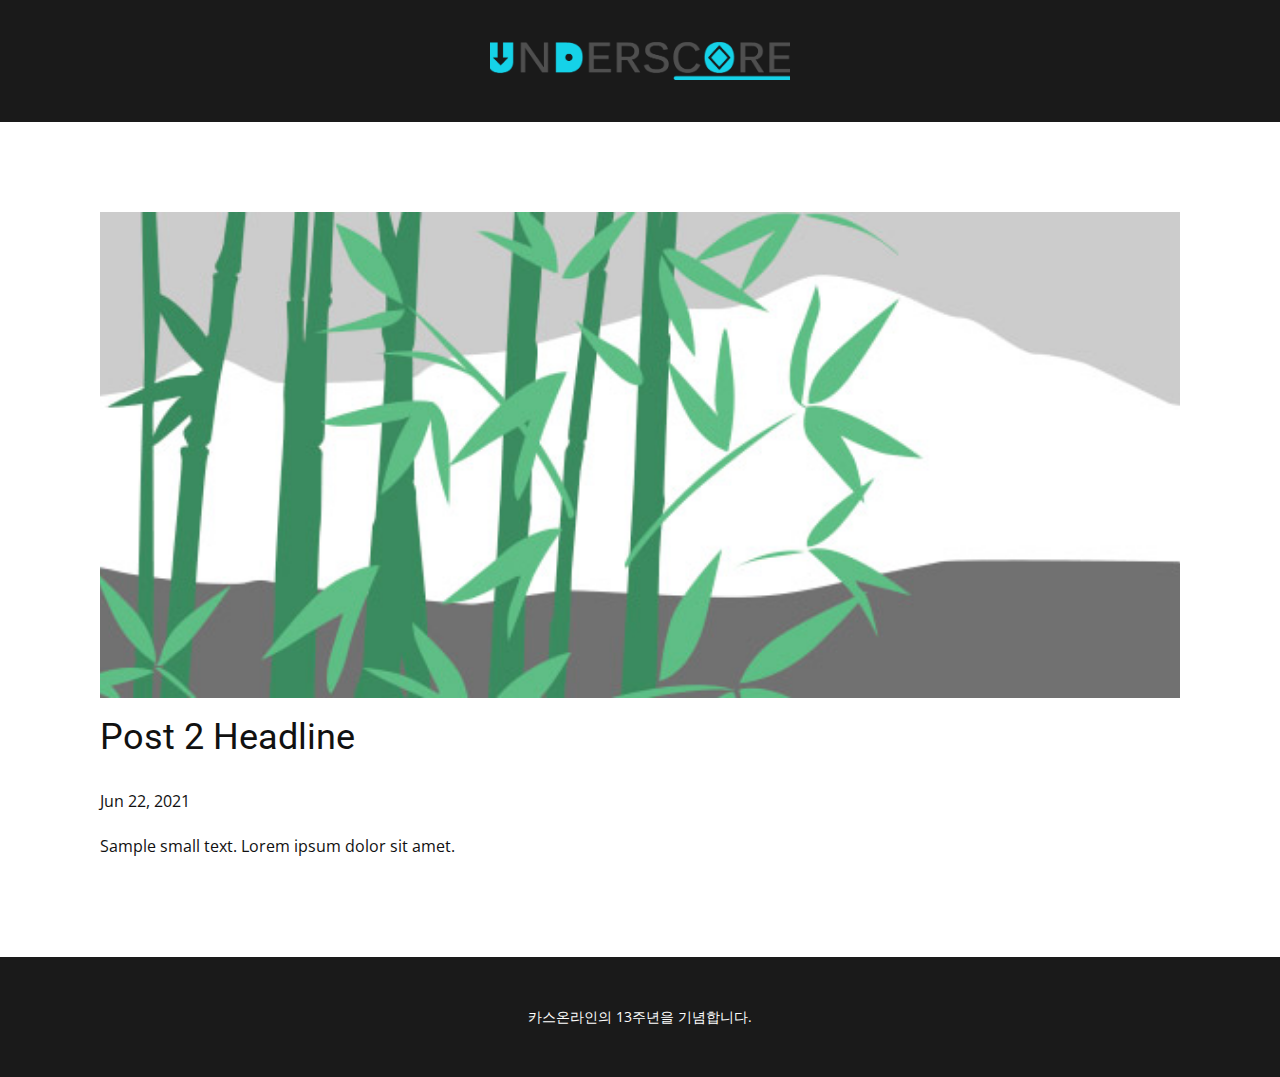
<file: blog/post-1.html>
<!doctype html>
<html style="font-size: 16px;"><head>
    <meta name="viewport" content="width=device-width, initial-scale=1.0">
    <meta charset="utf-8">
    <meta name="keywords" content="Post 1 Headline">
    <meta name="description" content="">
    <meta name="page_type" content="np-template-header-footer-from-plugin">
    <title>Post 2 Headline</title>
    <link rel="stylesheet" href="../nicepage.css" media="screen">
<link rel="stylesheet" href="../Post-Template.css" media="screen">
    <script class="u-script" type="text/javascript" src="../jquery.js" defer=""></script>
    <script class="u-script" type="text/javascript" src="../nicepage.js" defer=""></script>
    <meta name="generator" content="Nicepage 3.17.5, nicepage.com">
    <link id="u-theme-google-font" rel="stylesheet" href="https://fonts.googleapis.com/css?family=Roboto:100,100i,300,300i,400,400i,500,500i,700,700i,900,900i|Open+Sans:300,300i,400,400i,600,600i,700,700i,800,800i">
    
    
    <script type="application/ld+json">{
		"@context": "http://schema.org",
		"@type": "Organization",
		"name": "Site3"
}</script>
    <meta property="og:title" content="Post Template">
    <meta property="og:type" content="website">
    <meta name="theme-color" content="#478ac9">
  </head>
  <body class="u-body"><header class="u-align-left u-clearfix u-grey-90 u-header u-header" id="sec-df4b"><div class="u-clearfix u-sheet u-valign-middle u-sheet-1">
        <img class="u-image u-image-default u-image-1" src="../images/Underlog.png" alt="" data-image-width="696" data-image-height="87">
      </div></header>
    <section class="u-align-center u-clearfix u-section-1" id="sec-19f4">
      <div class="u-clearfix u-sheet u-valign-middle-md u-valign-middle-sm u-valign-middle-xs u-sheet-1"><!--post_details--><!--post_details_options_json--><!--{"source":""}--><!--/post_details_options_json--><!--blog_post-->
        <div class="u-container-style u-expanded-width u-post-details u-post-details-1">
          <div class="u-container-layout u-valign-middle u-container-layout-1"><!--blog_post_image-->
            <img alt="" class="u-blog-control u-expanded-width u-image u-image-default u-image-1" src="[data-uri]"><!--/blog_post_image--><!--blog_post_header-->
            <h2 class="u-blog-control u-text u-text-1">Post 2 Headline</h2><!--/blog_post_header--><!--blog_post_metadata-->
            <div class="u-blog-control u-metadata u-metadata-1"><!--blog_post_metadata_date-->
              <span class="u-meta-date u-meta-icon">Jun 22, 2021</span><!--/blog_post_metadata_date--><!--blog_post_metadata_category-->
              <!--/blog_post_metadata_category--><!--blog_post_metadata_comments-->
              <!--/blog_post_metadata_comments-->
            </div><!--/blog_post_metadata--><!--blog_post_content-->
            <div class="u-align-justify u-blog-control u-post-content u-text u-text-2 fr-view">
  Sample small text. Lorem ipsum dolor sit amet.
  </div><!--/blog_post_content-->
          </div>
        </div><!--/blog_post--><!--/post_details-->
      </div>
    </section>
    
    
    <footer class="u-align-center u-clearfix u-footer u-grey-90 u-footer" id="sec-e49f"><div class="u-clearfix u-sheet u-valign-middle u-sheet-1">
        <p class="u-small-text u-text u-text-variant u-text-1">카스온라인의 13주년을 기념합니다.</p>
      </div></footer>
  
</body></html>
</file>
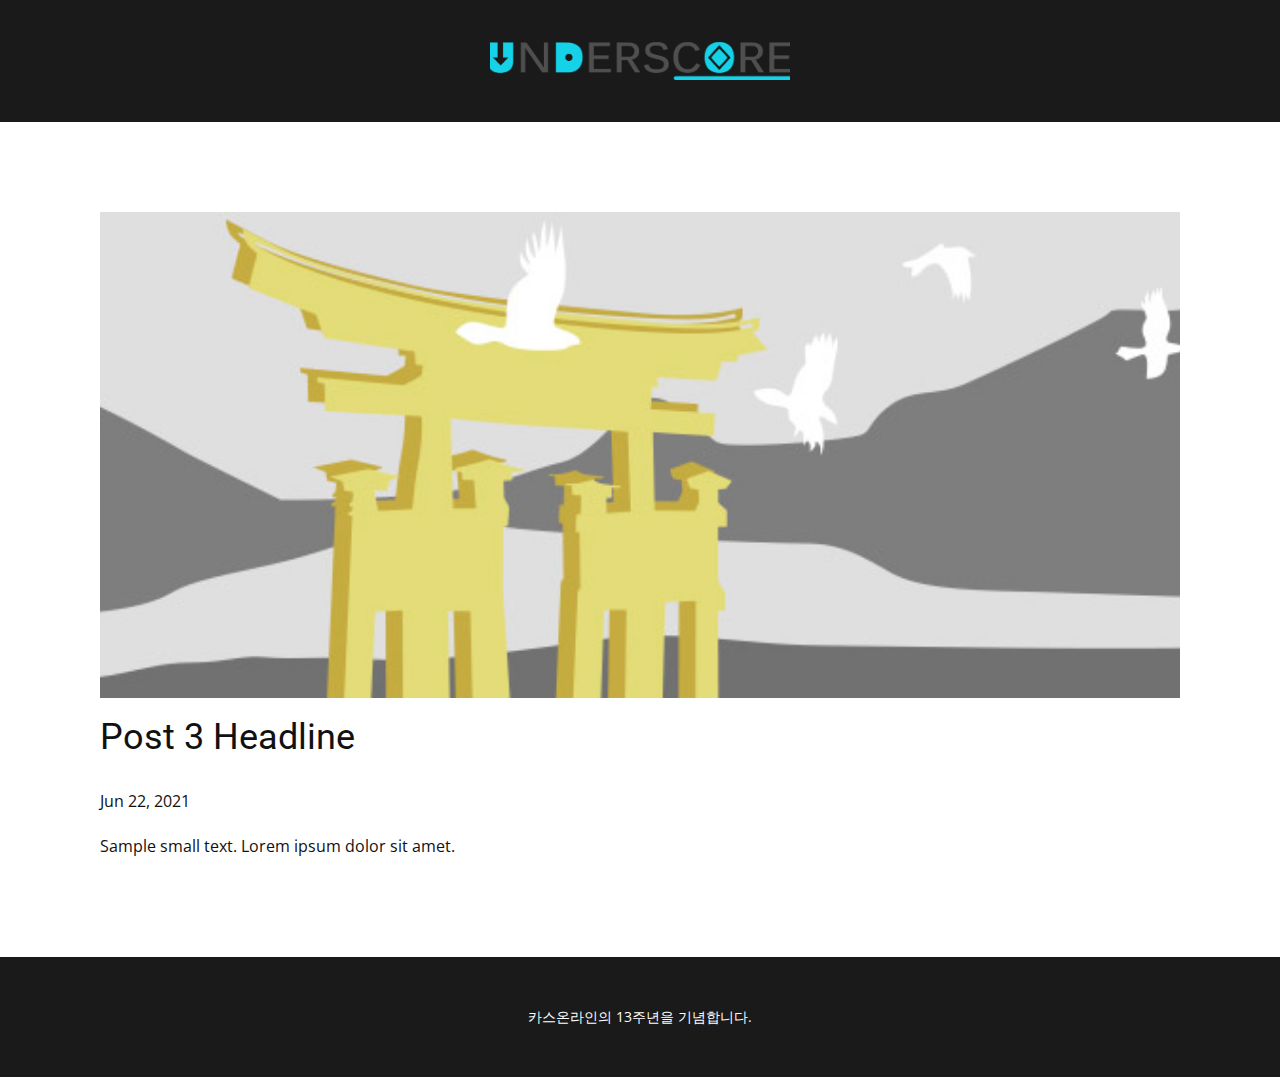
<file: blog/post-2.html>
<!doctype html>
<html style="font-size: 16px;"><head>
    <meta name="viewport" content="width=device-width, initial-scale=1.0">
    <meta charset="utf-8">
    <meta name="keywords" content="Post 1 Headline">
    <meta name="description" content="">
    <meta name="page_type" content="np-template-header-footer-from-plugin">
    <title>Post 3 Headline</title>
    <link rel="stylesheet" href="../nicepage.css" media="screen">
<link rel="stylesheet" href="../Post-Template.css" media="screen">
    <script class="u-script" type="text/javascript" src="../jquery.js" defer=""></script>
    <script class="u-script" type="text/javascript" src="../nicepage.js" defer=""></script>
    <meta name="generator" content="Nicepage 3.17.5, nicepage.com">
    <link id="u-theme-google-font" rel="stylesheet" href="https://fonts.googleapis.com/css?family=Roboto:100,100i,300,300i,400,400i,500,500i,700,700i,900,900i|Open+Sans:300,300i,400,400i,600,600i,700,700i,800,800i">
    
    
    <script type="application/ld+json">{
		"@context": "http://schema.org",
		"@type": "Organization",
		"name": "Site3"
}</script>
    <meta property="og:title" content="Post Template">
    <meta property="og:type" content="website">
    <meta name="theme-color" content="#478ac9">
  </head>
  <body class="u-body"><header class="u-align-left u-clearfix u-grey-90 u-header u-header" id="sec-df4b"><div class="u-clearfix u-sheet u-valign-middle u-sheet-1">
        <img class="u-image u-image-default u-image-1" src="../images/Underlog.png" alt="" data-image-width="696" data-image-height="87">
      </div></header>
    <section class="u-align-center u-clearfix u-section-1" id="sec-19f4">
      <div class="u-clearfix u-sheet u-valign-middle-md u-valign-middle-sm u-valign-middle-xs u-sheet-1"><!--post_details--><!--post_details_options_json--><!--{"source":""}--><!--/post_details_options_json--><!--blog_post-->
        <div class="u-container-style u-expanded-width u-post-details u-post-details-1">
          <div class="u-container-layout u-valign-middle u-container-layout-1"><!--blog_post_image-->
            <img alt="" class="u-blog-control u-expanded-width u-image u-image-default u-image-1" src="[data-uri]"><!--/blog_post_image--><!--blog_post_header-->
            <h2 class="u-blog-control u-text u-text-1">Post 3 Headline</h2><!--/blog_post_header--><!--blog_post_metadata-->
            <div class="u-blog-control u-metadata u-metadata-1"><!--blog_post_metadata_date-->
              <span class="u-meta-date u-meta-icon">Jun 22, 2021</span><!--/blog_post_metadata_date--><!--blog_post_metadata_category-->
              <!--/blog_post_metadata_category--><!--blog_post_metadata_comments-->
              <!--/blog_post_metadata_comments-->
            </div><!--/blog_post_metadata--><!--blog_post_content-->
            <div class="u-align-justify u-blog-control u-post-content u-text u-text-2 fr-view">
  Sample small text. Lorem ipsum dolor sit amet.
  </div><!--/blog_post_content-->
          </div>
        </div><!--/blog_post--><!--/post_details-->
      </div>
    </section>
    
    
    <footer class="u-align-center u-clearfix u-footer u-grey-90 u-footer" id="sec-e49f"><div class="u-clearfix u-sheet u-valign-middle u-sheet-1">
        <p class="u-small-text u-text u-text-variant u-text-1">카스온라인의 13주년을 기념합니다.</p>
      </div></footer>
  
</body></html>
</file>
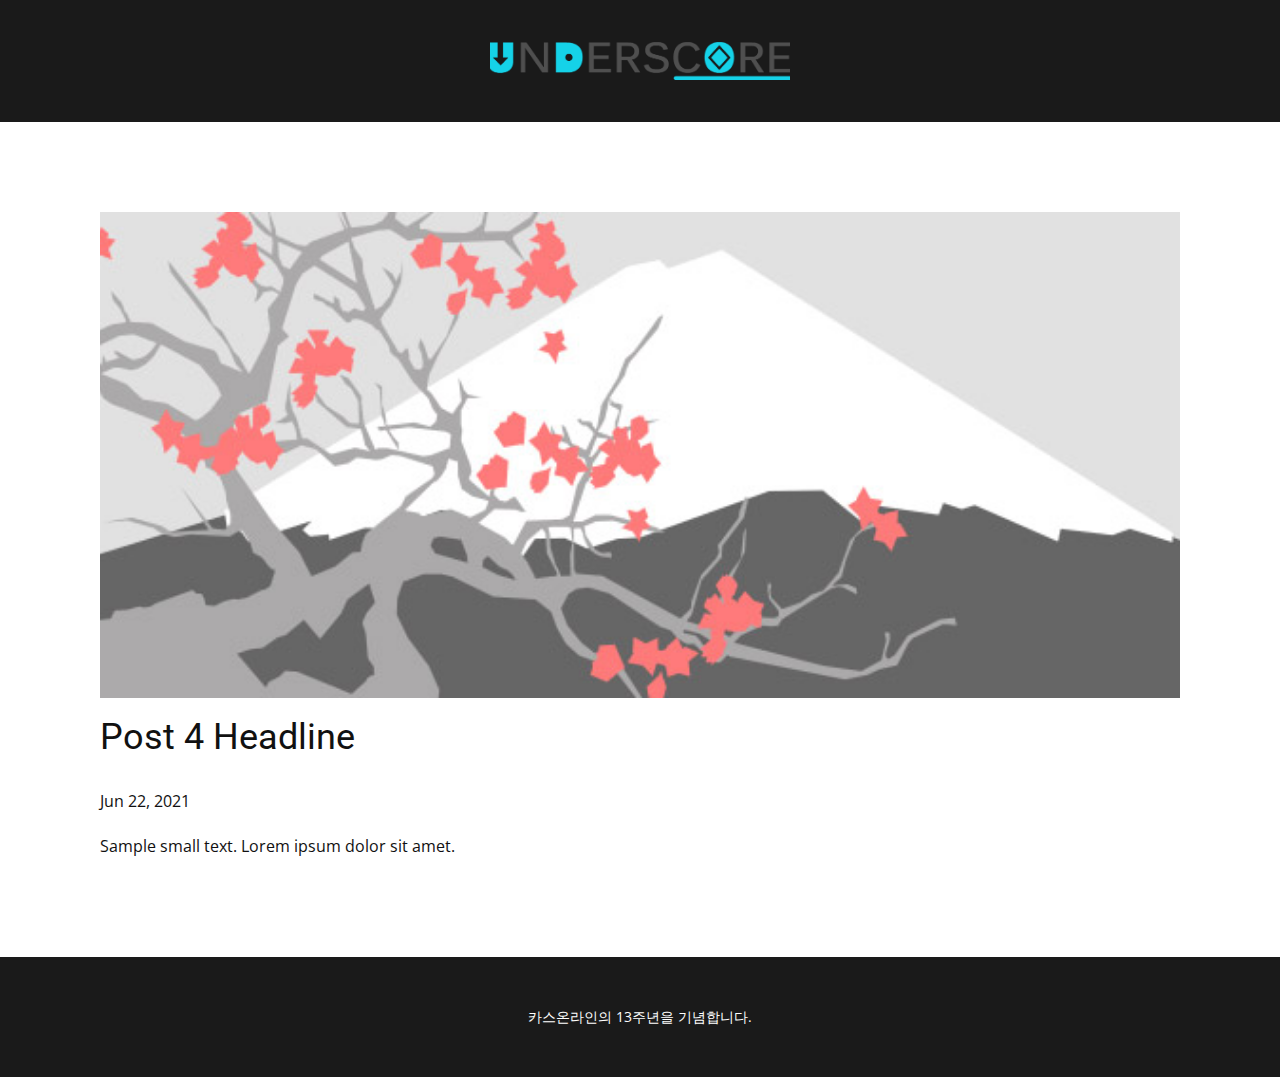
<file: blog/post-3.html>
<!doctype html>
<html style="font-size: 16px;"><head>
    <meta name="viewport" content="width=device-width, initial-scale=1.0">
    <meta charset="utf-8">
    <meta name="keywords" content="Post 1 Headline">
    <meta name="description" content="">
    <meta name="page_type" content="np-template-header-footer-from-plugin">
    <title>Post 4 Headline</title>
    <link rel="stylesheet" href="../nicepage.css" media="screen">
<link rel="stylesheet" href="../Post-Template.css" media="screen">
    <script class="u-script" type="text/javascript" src="../jquery.js" defer=""></script>
    <script class="u-script" type="text/javascript" src="../nicepage.js" defer=""></script>
    <meta name="generator" content="Nicepage 3.17.5, nicepage.com">
    <link id="u-theme-google-font" rel="stylesheet" href="https://fonts.googleapis.com/css?family=Roboto:100,100i,300,300i,400,400i,500,500i,700,700i,900,900i|Open+Sans:300,300i,400,400i,600,600i,700,700i,800,800i">
    
    
    <script type="application/ld+json">{
		"@context": "http://schema.org",
		"@type": "Organization",
		"name": "Site3"
}</script>
    <meta property="og:title" content="Post Template">
    <meta property="og:type" content="website">
    <meta name="theme-color" content="#478ac9">
  </head>
  <body class="u-body"><header class="u-align-left u-clearfix u-grey-90 u-header u-header" id="sec-df4b"><div class="u-clearfix u-sheet u-valign-middle u-sheet-1">
        <img class="u-image u-image-default u-image-1" src="../images/Underlog.png" alt="" data-image-width="696" data-image-height="87">
      </div></header>
    <section class="u-align-center u-clearfix u-section-1" id="sec-19f4">
      <div class="u-clearfix u-sheet u-valign-middle-md u-valign-middle-sm u-valign-middle-xs u-sheet-1"><!--post_details--><!--post_details_options_json--><!--{"source":""}--><!--/post_details_options_json--><!--blog_post-->
        <div class="u-container-style u-expanded-width u-post-details u-post-details-1">
          <div class="u-container-layout u-valign-middle u-container-layout-1"><!--blog_post_image-->
            <img alt="" class="u-blog-control u-expanded-width u-image u-image-default u-image-1" src="[data-uri]"><!--/blog_post_image--><!--blog_post_header-->
            <h2 class="u-blog-control u-text u-text-1">Post 4 Headline</h2><!--/blog_post_header--><!--blog_post_metadata-->
            <div class="u-blog-control u-metadata u-metadata-1"><!--blog_post_metadata_date-->
              <span class="u-meta-date u-meta-icon">Jun 22, 2021</span><!--/blog_post_metadata_date--><!--blog_post_metadata_category-->
              <!--/blog_post_metadata_category--><!--blog_post_metadata_comments-->
              <!--/blog_post_metadata_comments-->
            </div><!--/blog_post_metadata--><!--blog_post_content-->
            <div class="u-align-justify u-blog-control u-post-content u-text u-text-2 fr-view">
  Sample small text. Lorem ipsum dolor sit amet.
  </div><!--/blog_post_content-->
          </div>
        </div><!--/blog_post--><!--/post_details-->
      </div>
    </section>
    
    
    <footer class="u-align-center u-clearfix u-footer u-grey-90 u-footer" id="sec-e49f"><div class="u-clearfix u-sheet u-valign-middle u-sheet-1">
        <p class="u-small-text u-text u-text-variant u-text-1">카스온라인의 13주년을 기념합니다.</p>
      </div></footer>
  
</body></html>
</file>
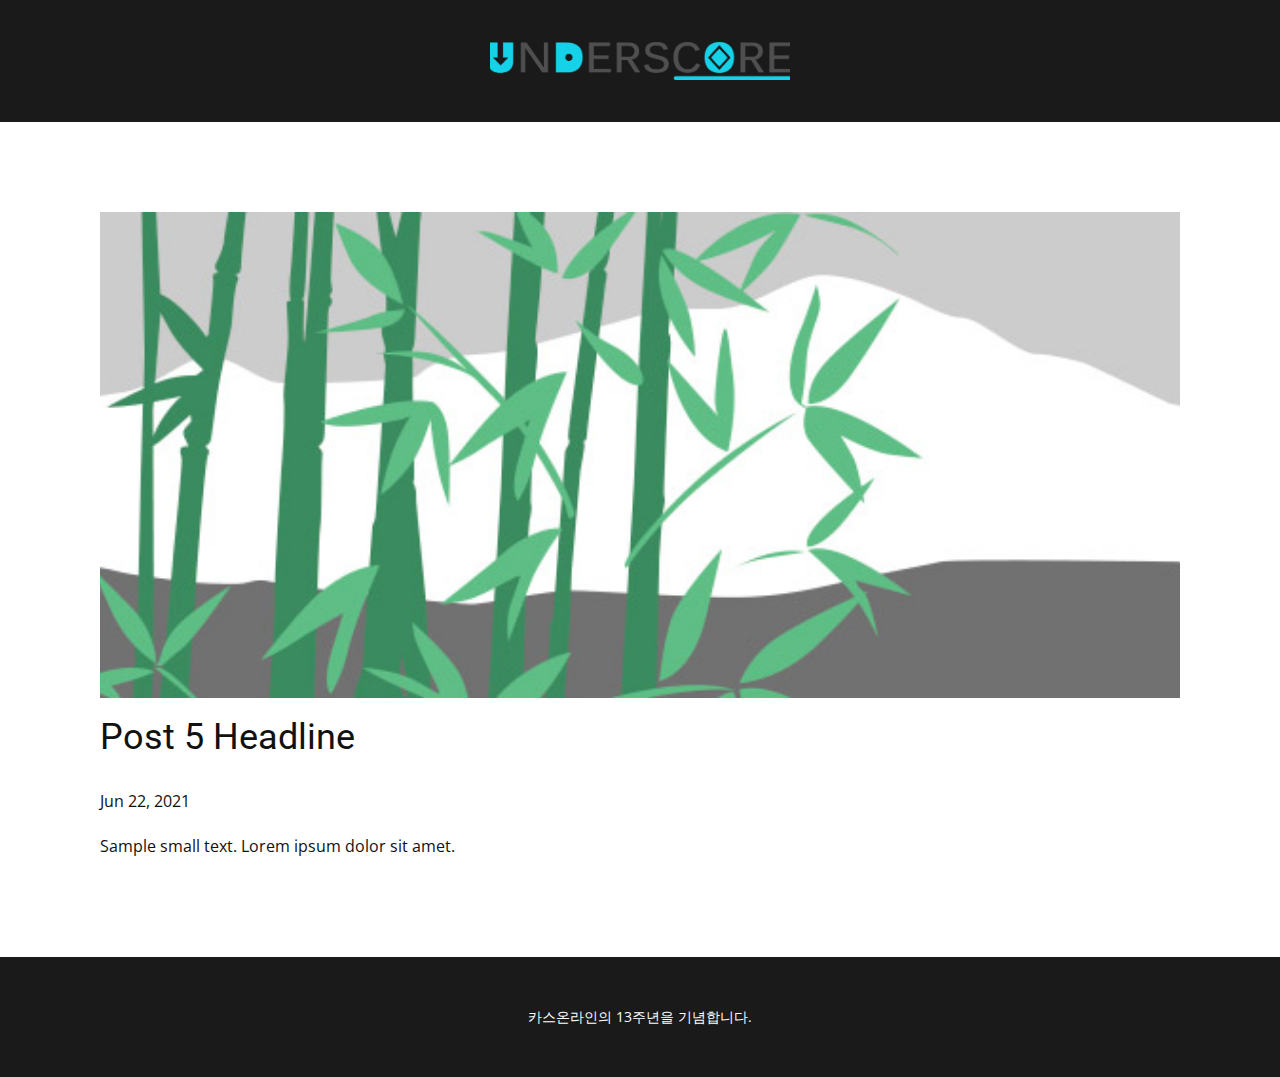
<file: blog/post-4.html>
<!doctype html>
<html style="font-size: 16px;"><head>
    <meta name="viewport" content="width=device-width, initial-scale=1.0">
    <meta charset="utf-8">
    <meta name="keywords" content="Post 1 Headline">
    <meta name="description" content="">
    <meta name="page_type" content="np-template-header-footer-from-plugin">
    <title>Post 5 Headline</title>
    <link rel="stylesheet" href="../nicepage.css" media="screen">
<link rel="stylesheet" href="../Post-Template.css" media="screen">
    <script class="u-script" type="text/javascript" src="../jquery.js" defer=""></script>
    <script class="u-script" type="text/javascript" src="../nicepage.js" defer=""></script>
    <meta name="generator" content="Nicepage 3.17.5, nicepage.com">
    <link id="u-theme-google-font" rel="stylesheet" href="https://fonts.googleapis.com/css?family=Roboto:100,100i,300,300i,400,400i,500,500i,700,700i,900,900i|Open+Sans:300,300i,400,400i,600,600i,700,700i,800,800i">
    
    
    <script type="application/ld+json">{
		"@context": "http://schema.org",
		"@type": "Organization",
		"name": "Site3"
}</script>
    <meta property="og:title" content="Post Template">
    <meta property="og:type" content="website">
    <meta name="theme-color" content="#478ac9">
  </head>
  <body class="u-body"><header class="u-align-left u-clearfix u-grey-90 u-header u-header" id="sec-df4b"><div class="u-clearfix u-sheet u-valign-middle u-sheet-1">
        <img class="u-image u-image-default u-image-1" src="../images/Underlog.png" alt="" data-image-width="696" data-image-height="87">
      </div></header>
    <section class="u-align-center u-clearfix u-section-1" id="sec-19f4">
      <div class="u-clearfix u-sheet u-valign-middle-md u-valign-middle-sm u-valign-middle-xs u-sheet-1"><!--post_details--><!--post_details_options_json--><!--{"source":""}--><!--/post_details_options_json--><!--blog_post-->
        <div class="u-container-style u-expanded-width u-post-details u-post-details-1">
          <div class="u-container-layout u-valign-middle u-container-layout-1"><!--blog_post_image-->
            <img alt="" class="u-blog-control u-expanded-width u-image u-image-default u-image-1" src="[data-uri]"><!--/blog_post_image--><!--blog_post_header-->
            <h2 class="u-blog-control u-text u-text-1">Post 5 Headline</h2><!--/blog_post_header--><!--blog_post_metadata-->
            <div class="u-blog-control u-metadata u-metadata-1"><!--blog_post_metadata_date-->
              <span class="u-meta-date u-meta-icon">Jun 22, 2021</span><!--/blog_post_metadata_date--><!--blog_post_metadata_category-->
              <!--/blog_post_metadata_category--><!--blog_post_metadata_comments-->
              <!--/blog_post_metadata_comments-->
            </div><!--/blog_post_metadata--><!--blog_post_content-->
            <div class="u-align-justify u-blog-control u-post-content u-text u-text-2 fr-view">
  Sample small text. Lorem ipsum dolor sit amet.
  </div><!--/blog_post_content-->
          </div>
        </div><!--/blog_post--><!--/post_details-->
      </div>
    </section>
    
    
    <footer class="u-align-center u-clearfix u-footer u-grey-90 u-footer" id="sec-e49f"><div class="u-clearfix u-sheet u-valign-middle u-sheet-1">
        <p class="u-small-text u-text u-text-variant u-text-1">카스온라인의 13주년을 기념합니다.</p>
      </div></footer>
  
</body></html>
</file>
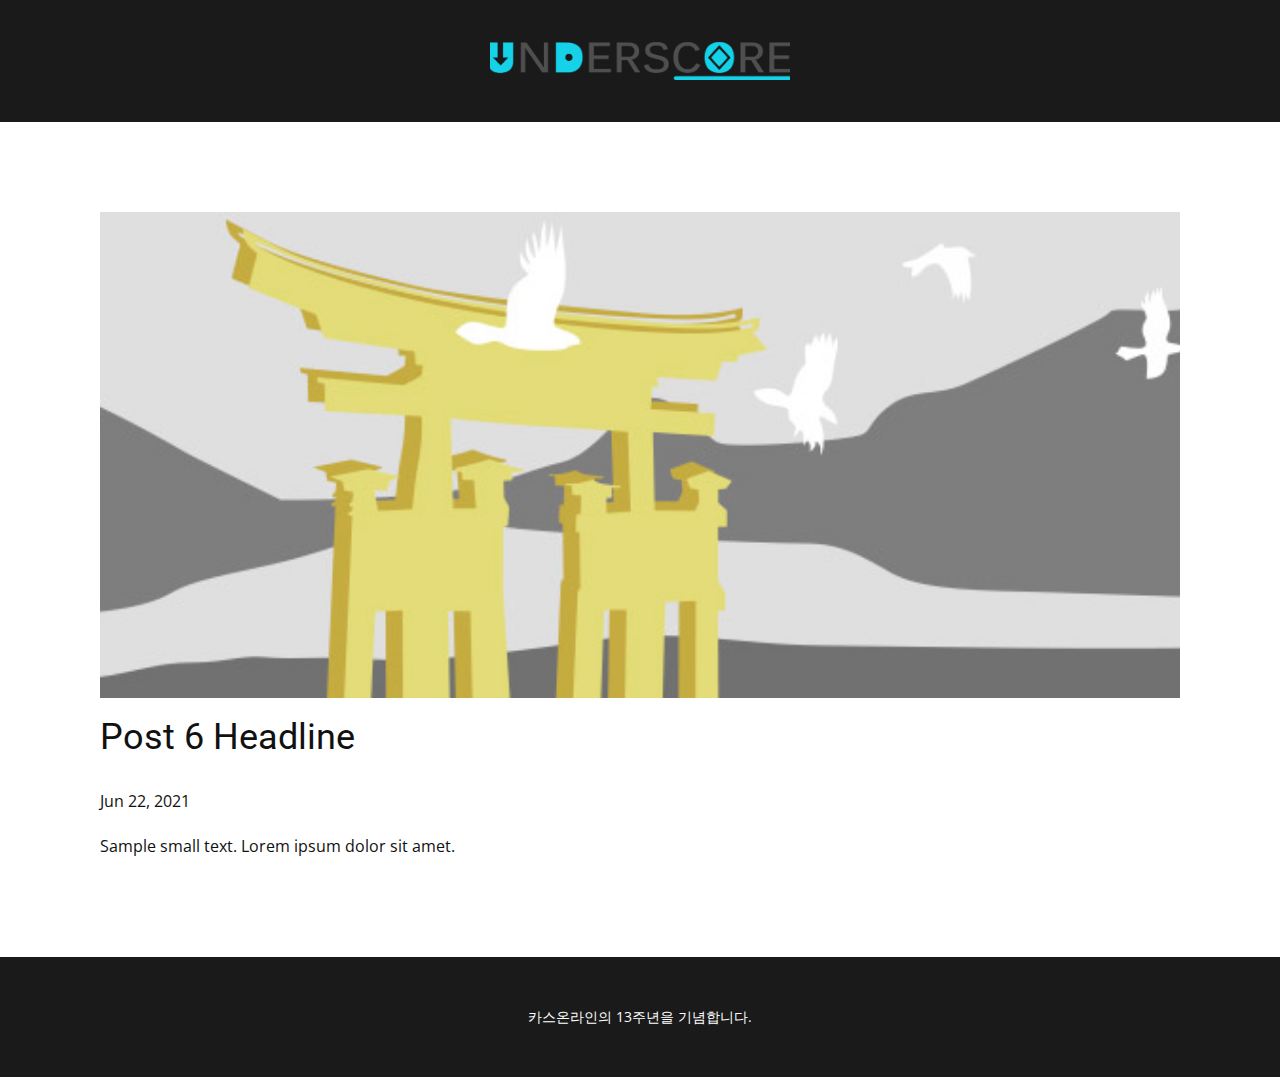
<file: blog/post-5.html>
<!doctype html>
<html style="font-size: 16px;"><head>
    <meta name="viewport" content="width=device-width, initial-scale=1.0">
    <meta charset="utf-8">
    <meta name="keywords" content="Post 1 Headline">
    <meta name="description" content="">
    <meta name="page_type" content="np-template-header-footer-from-plugin">
    <title>Post 6 Headline</title>
    <link rel="stylesheet" href="../nicepage.css" media="screen">
<link rel="stylesheet" href="../Post-Template.css" media="screen">
    <script class="u-script" type="text/javascript" src="../jquery.js" defer=""></script>
    <script class="u-script" type="text/javascript" src="../nicepage.js" defer=""></script>
    <meta name="generator" content="Nicepage 3.17.5, nicepage.com">
    <link id="u-theme-google-font" rel="stylesheet" href="https://fonts.googleapis.com/css?family=Roboto:100,100i,300,300i,400,400i,500,500i,700,700i,900,900i|Open+Sans:300,300i,400,400i,600,600i,700,700i,800,800i">
    
    
    <script type="application/ld+json">{
		"@context": "http://schema.org",
		"@type": "Organization",
		"name": "Site3"
}</script>
    <meta property="og:title" content="Post Template">
    <meta property="og:type" content="website">
    <meta name="theme-color" content="#478ac9">
  </head>
  <body class="u-body"><header class="u-align-left u-clearfix u-grey-90 u-header u-header" id="sec-df4b"><div class="u-clearfix u-sheet u-valign-middle u-sheet-1">
        <img class="u-image u-image-default u-image-1" src="../images/Underlog.png" alt="" data-image-width="696" data-image-height="87">
      </div></header>
    <section class="u-align-center u-clearfix u-section-1" id="sec-19f4">
      <div class="u-clearfix u-sheet u-valign-middle-md u-valign-middle-sm u-valign-middle-xs u-sheet-1"><!--post_details--><!--post_details_options_json--><!--{"source":""}--><!--/post_details_options_json--><!--blog_post-->
        <div class="u-container-style u-expanded-width u-post-details u-post-details-1">
          <div class="u-container-layout u-valign-middle u-container-layout-1"><!--blog_post_image-->
            <img alt="" class="u-blog-control u-expanded-width u-image u-image-default u-image-1" src="[data-uri]"><!--/blog_post_image--><!--blog_post_header-->
            <h2 class="u-blog-control u-text u-text-1">Post 6 Headline</h2><!--/blog_post_header--><!--blog_post_metadata-->
            <div class="u-blog-control u-metadata u-metadata-1"><!--blog_post_metadata_date-->
              <span class="u-meta-date u-meta-icon">Jun 22, 2021</span><!--/blog_post_metadata_date--><!--blog_post_metadata_category-->
              <!--/blog_post_metadata_category--><!--blog_post_metadata_comments-->
              <!--/blog_post_metadata_comments-->
            </div><!--/blog_post_metadata--><!--blog_post_content-->
            <div class="u-align-justify u-blog-control u-post-content u-text u-text-2 fr-view">
  Sample small text. Lorem ipsum dolor sit amet.
  </div><!--/blog_post_content-->
          </div>
        </div><!--/blog_post--><!--/post_details-->
      </div>
    </section>
    
    
    <footer class="u-align-center u-clearfix u-footer u-grey-90 u-footer" id="sec-e49f"><div class="u-clearfix u-sheet u-valign-middle u-sheet-1">
        <p class="u-small-text u-text u-text-variant u-text-1">카스온라인의 13주년을 기념합니다.</p>
      </div></footer>
  
</body></html>
</file>
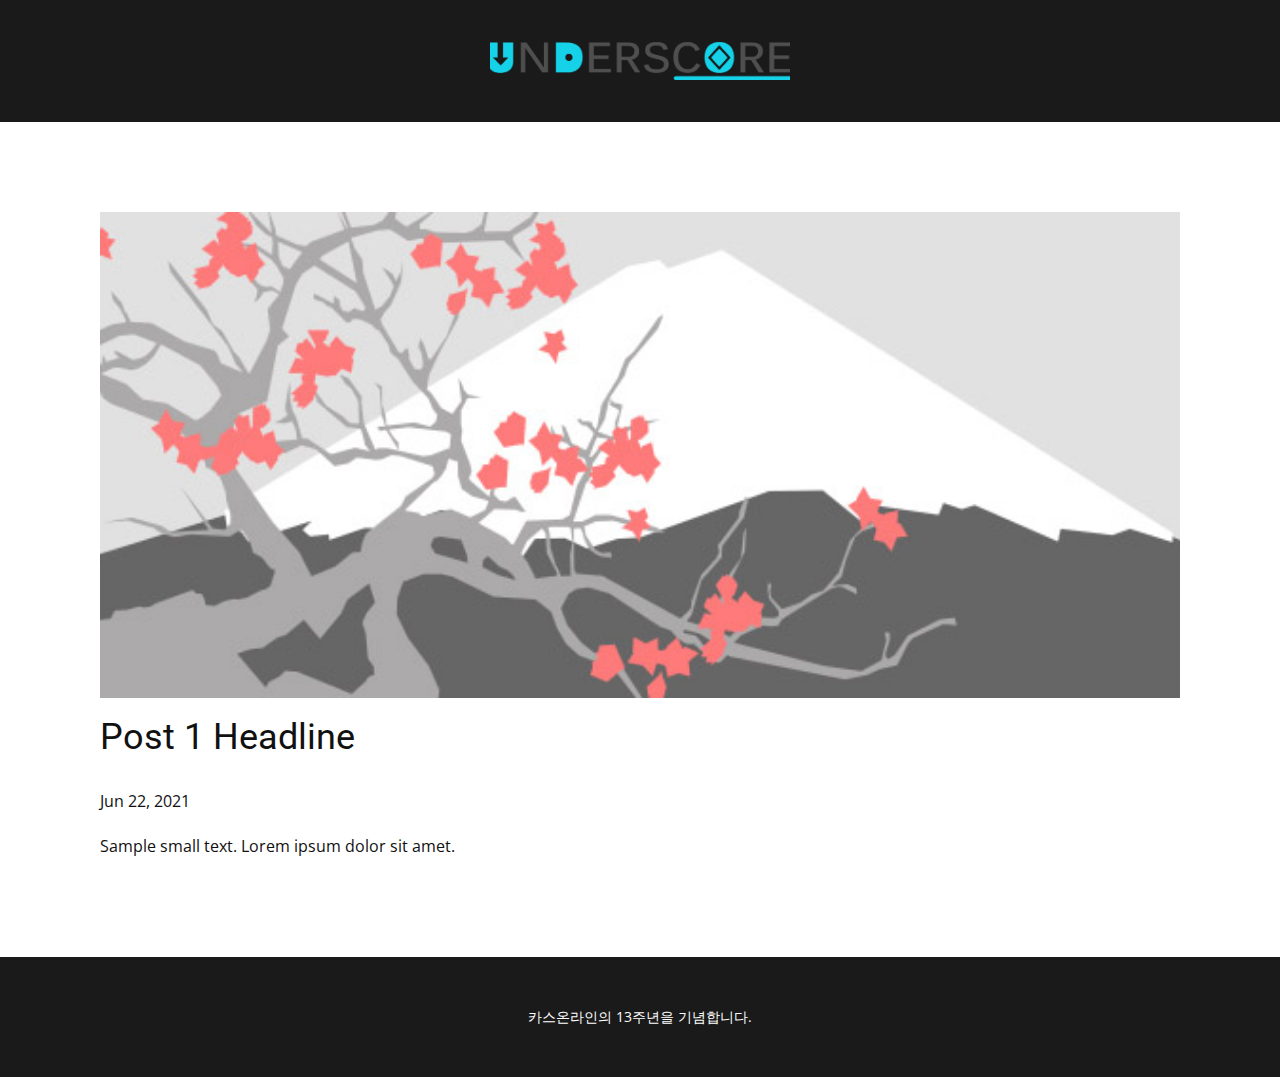
<file: blog/post.html>
<!doctype html>
<html style="font-size: 16px;"><head>
    <meta name="viewport" content="width=device-width, initial-scale=1.0">
    <meta charset="utf-8">
    <meta name="keywords" content="Post 1 Headline">
    <meta name="description" content="">
    <meta name="page_type" content="np-template-header-footer-from-plugin">
    <title>Post 1 Headline</title>
    <link rel="stylesheet" href="../nicepage.css" media="screen">
<link rel="stylesheet" href="../Post-Template.css" media="screen">
    <script class="u-script" type="text/javascript" src="../jquery.js" defer=""></script>
    <script class="u-script" type="text/javascript" src="../nicepage.js" defer=""></script>
    <meta name="generator" content="Nicepage 3.17.5, nicepage.com">
    <link id="u-theme-google-font" rel="stylesheet" href="https://fonts.googleapis.com/css?family=Roboto:100,100i,300,300i,400,400i,500,500i,700,700i,900,900i|Open+Sans:300,300i,400,400i,600,600i,700,700i,800,800i">
    
    
    <script type="application/ld+json">{
		"@context": "http://schema.org",
		"@type": "Organization",
		"name": "Site3"
}</script>
    <meta property="og:title" content="Post Template">
    <meta property="og:type" content="website">
    <meta name="theme-color" content="#478ac9">
  </head>
  <body class="u-body"><header class="u-align-left u-clearfix u-grey-90 u-header u-header" id="sec-df4b"><div class="u-clearfix u-sheet u-valign-middle u-sheet-1">
        <img class="u-image u-image-default u-image-1" src="../images/Underlog.png" alt="" data-image-width="696" data-image-height="87">
      </div></header>
    <section class="u-align-center u-clearfix u-section-1" id="sec-19f4">
      <div class="u-clearfix u-sheet u-valign-middle-md u-valign-middle-sm u-valign-middle-xs u-sheet-1"><!--post_details--><!--post_details_options_json--><!--{"source":""}--><!--/post_details_options_json--><!--blog_post-->
        <div class="u-container-style u-expanded-width u-post-details u-post-details-1">
          <div class="u-container-layout u-valign-middle u-container-layout-1"><!--blog_post_image-->
            <img alt="" class="u-blog-control u-expanded-width u-image u-image-default u-image-1" src="[data-uri]"><!--/blog_post_image--><!--blog_post_header-->
            <h2 class="u-blog-control u-text u-text-1">Post 1 Headline</h2><!--/blog_post_header--><!--blog_post_metadata-->
            <div class="u-blog-control u-metadata u-metadata-1"><!--blog_post_metadata_date-->
              <span class="u-meta-date u-meta-icon">Jun 22, 2021</span><!--/blog_post_metadata_date--><!--blog_post_metadata_category-->
              <!--/blog_post_metadata_category--><!--blog_post_metadata_comments-->
              <!--/blog_post_metadata_comments-->
            </div><!--/blog_post_metadata--><!--blog_post_content-->
            <div class="u-align-justify u-blog-control u-post-content u-text u-text-2 fr-view">
  Sample small text. Lorem ipsum dolor sit amet.
  </div><!--/blog_post_content-->
          </div>
        </div><!--/blog_post--><!--/post_details-->
      </div>
    </section>
    
    
    <footer class="u-align-center u-clearfix u-footer u-grey-90 u-footer" id="sec-e49f"><div class="u-clearfix u-sheet u-valign-middle u-sheet-1">
        <p class="u-small-text u-text u-text-variant u-text-1">카스온라인의 13주년을 기념합니다.</p>
      </div></footer>
  
</body></html>
</file>
